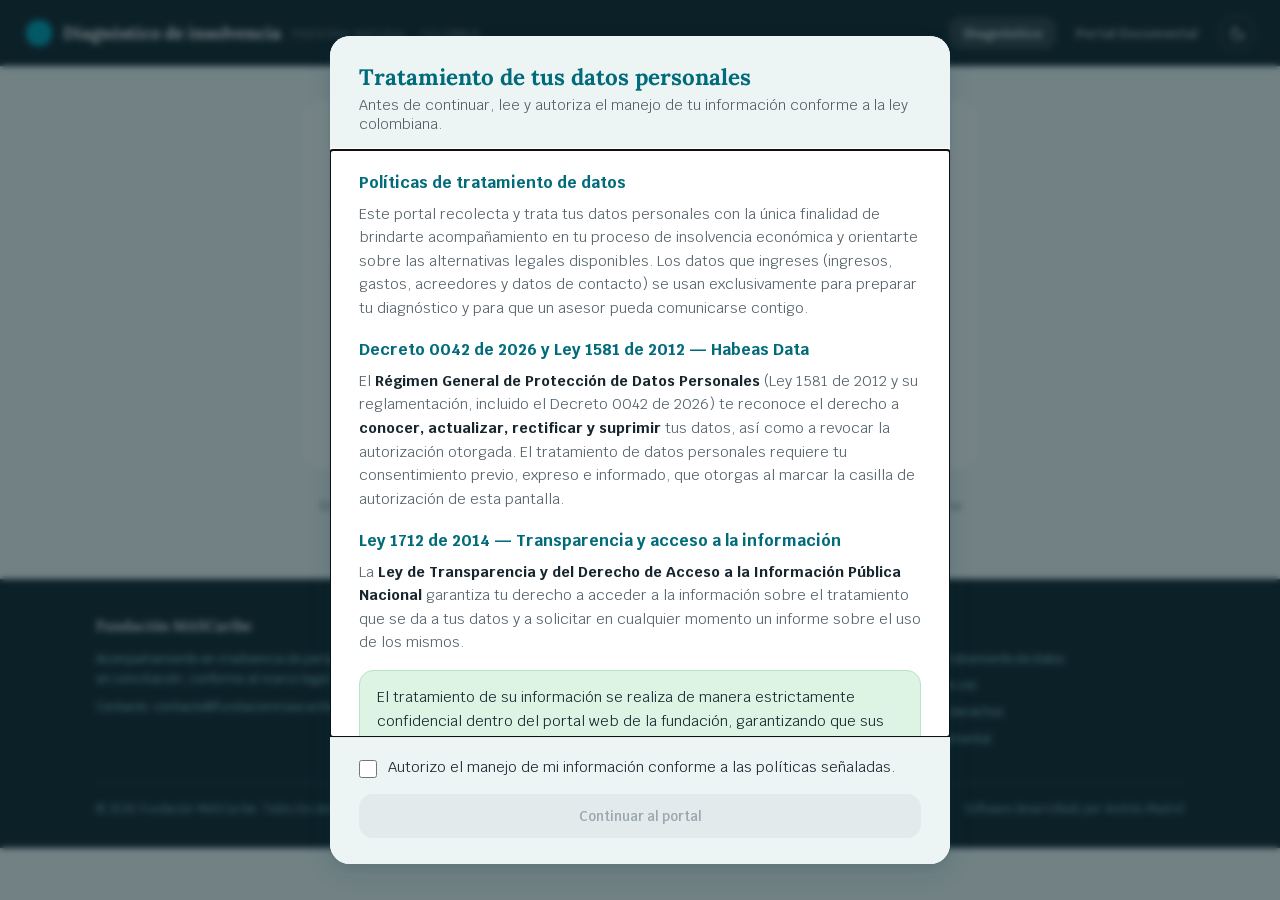
<file: index.html>
<!DOCTYPE html>
<html lang="es">
<head>
    <meta charset="UTF-8">
    <meta name="viewport" content="width=device-width, initial-scale=1.0">
    <link rel="icon" href="data:image/svg+xml,%3Csvg xmlns='http://www.w3.org/2000/svg' viewBox='0 0 32 32'%3E%3Crect width='32' height='32' rx='7' fill='%2300A1B8'/%3E%3Cpath d='M7 10.5a1.5 1.5 0 0 1 1.5-1.5h4l2 2.5h9a1.5 1.5 0 0 1 1.5 1.5v9A1.5 1.5 0 0 1 23.5 23h-15A1.5 1.5 0 0 1 7 21.5z' fill='none' stroke='white' stroke-width='2' stroke-linejoin='round'/%3E%3Cpath d='M12 16.5h8M12 19.5h5' stroke='white' stroke-width='1.8' stroke-linecap='round'/%3E%3C/svg%3E">
    <title>Diagnóstico de insolvencia</title>
    <meta http-equiv="refresh" content="0; url=portal/diagnostico.html">
    <link rel="canonical" href="portal/diagnostico.html">
</head>
<body>
    <p>Redirigiendo… Si no ocurre, <a href="portal/diagnostico.html">entra aquí</a>.</p>
</body>
</html>
</file>
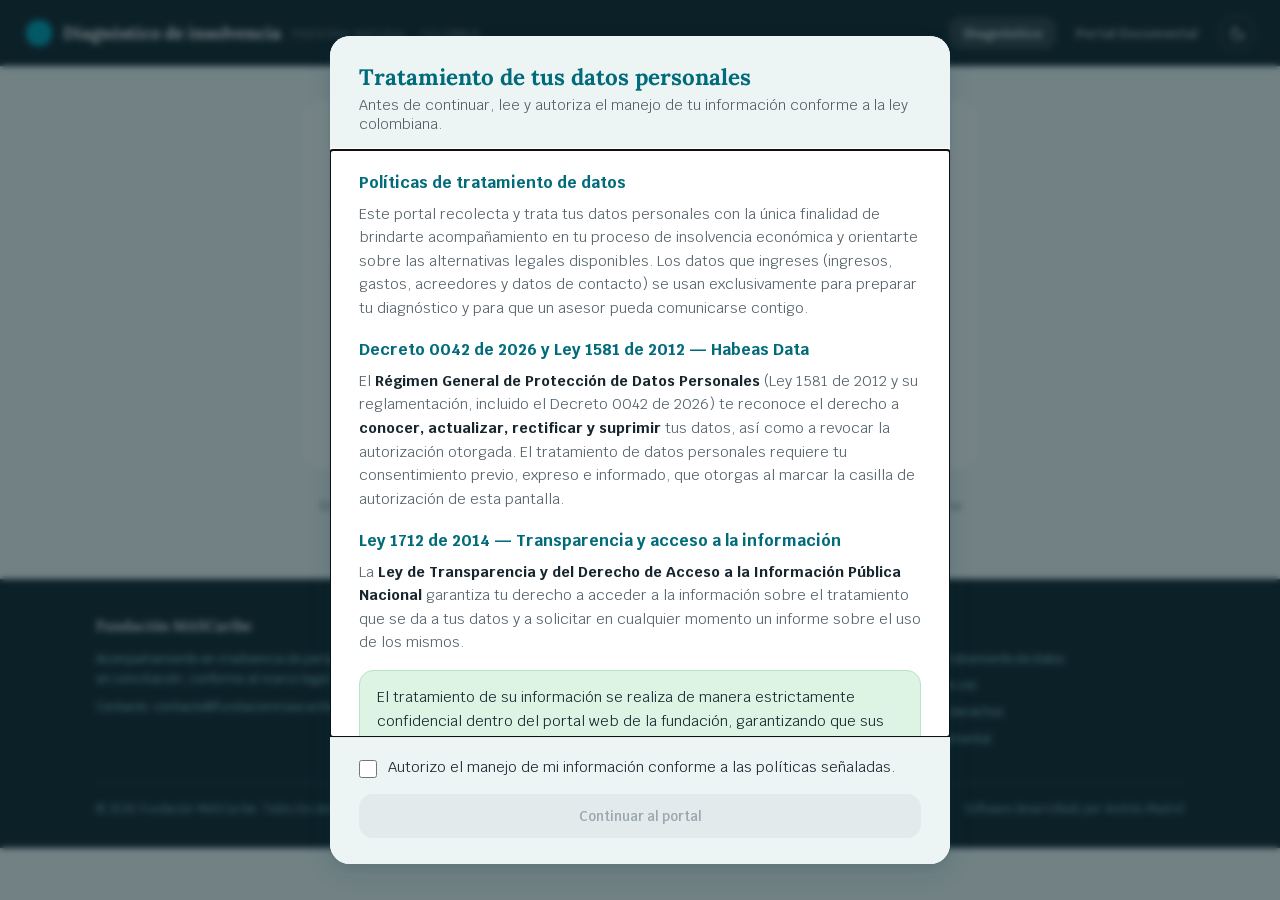
<file: portal/diagnostico.html>
<!DOCTYPE html>
<html lang="es">
<head>
<meta charset="UTF-8">
<meta name="viewport" content="width=device-width, initial-scale=1.0">
    <link rel="icon" href="data:image/svg+xml,%3Csvg xmlns='http://www.w3.org/2000/svg' viewBox='0 0 32 32'%3E%3Crect width='32' height='32' rx='7' fill='%2300A1B8'/%3E%3Cpath d='M7 10.5a1.5 1.5 0 0 1 1.5-1.5h4l2 2.5h9a1.5 1.5 0 0 1 1.5 1.5v9A1.5 1.5 0 0 1 23.5 23h-15A1.5 1.5 0 0 1 7 21.5z' fill='none' stroke='white' stroke-width='2' stroke-linejoin='round'/%3E%3Cpath d='M12 16.5h8M12 19.5h5' stroke='white' stroke-width='1.8' stroke-linecap='round'/%3E%3C/svg%3E">
<title>Diagnóstico de insolvencia</title>
<!-- Aplica el tema guardado ANTES de pintar, para que no parpadee -->
<script>(function(){try{if(localStorage.getItem("portal_tema")==="oscuro")document.documentElement.dataset.tema="oscuro";}catch(e){}})();</script>
<meta name="description" content="Calcula en pocos pasos si cumples los requisitos legales para acogerte a la Ley de Insolvencia de Persona Natural No Comerciante en Colombia.">
<link rel="preconnect" href="https://fonts.googleapis.com">
<link rel="preconnect" href="https://fonts.gstatic.com" crossorigin>
<link href="https://fonts.googleapis.com/css2?family=Krub:wght@400;500;600;700&family=Lora:wght@600;700&display=swap" rel="stylesheet">
<link rel="stylesheet" href="css/style.css">
<link rel="stylesheet" href="css/sitio.css">
</head>
<body>
  <!-- Modal de consentimiento de datos -->
  <div class="overlay" id="overlay-privacidad" role="dialog" aria-modal="true" aria-labelledby="priv-titulo" hidden>
    <div class="modal">
      <div class="modal__cab">
        <h2 id="priv-titulo">Tratamiento de tus datos personales</h2>
        <p>Antes de continuar, lee y autoriza el manejo de tu información conforme a la ley colombiana.</p>
      </div>
      <div class="modal__cuerpo" id="priv-cuerpo" tabindex="0">
        <h3>Políticas de tratamiento de datos</h3>
        <p>Este portal recolecta y trata tus datos personales con la única
           finalidad de brindarte acompañamiento en tu proceso de insolvencia económica y
           orientarte sobre las alternativas legales disponibles. Los datos que ingreses
           (ingresos, gastos, acreedores y datos de contacto) se usan exclusivamente para
           preparar tu diagnóstico y para que un asesor pueda comunicarse contigo.</p>

        <h3>Decreto 0042 de 2026 y Ley 1581 de 2012 — Habeas Data</h3>
        <p>El <strong>Régimen General de Protección de Datos Personales</strong>
           (Ley 1581 de 2012 y su reglamentación, incluido el Decreto 0042 de 2026)
           te reconoce el derecho a <strong>conocer, actualizar, rectificar y suprimir</strong>
           tus datos, así como a revocar la autorización otorgada. El tratamiento de datos
           personales requiere tu consentimiento previo, expreso e informado, que otorgas al
           marcar la casilla de autorización de esta pantalla.</p>

        <h3>Ley 1712 de 2014 — Transparencia y acceso a la información</h3>
        <p>La <strong>Ley de Transparencia y del Derecho de Acceso a la Información Pública
           Nacional</strong> garantiza tu derecho a acceder a la información sobre el tratamiento
           que se da a tus datos y a solicitar en cualquier momento un informe sobre el uso de
           los mismos.</p>

        <div class="confidencial">
          El tratamiento de su información se realiza de manera estrictamente confidencial
          dentro del portal web de la fundación, garantizando que sus datos no serán
          divulgados, compartidos ni saldrán de la institución bajo ningún escenario externo.
        </div>

        <p>Al autorizar, declaras haber leído y comprendido estas condiciones y aceptas que el
           portal trate tus datos conforme a lo aquí señalado. Puedes ejercer tus
           derechos escribiendo a los canales de contacto de la entidad.</p>
      </div>
      <div class="modal__pie">
        <label class="check" for="priv-acepto">
          <input type="checkbox" id="priv-acepto">
          <span>Autorizo el manejo de mi información conforme a las políticas señaladas.</span>
        </label>
        <button class="btn btn--primario" id="priv-continuar" disabled>Continuar al portal</button>
      </div>
    </div>
  </div>

  <!-- Calculadora paso a paso -->
  <header class="barra">
    <div class="barra__marca">
      <h1>Diagnóstico de insolvencia</h1>
      <small>Persona natural · Colombia</small>
    </div>
    <div class="barra__acciones">
      <nav aria-label="Navegación principal">
        <a href="diagnostico.html" class="activo">Diagnóstico</a>
        <a href="index.html">Portal Documental</a>
      </nav>
      <button class="tema-boton" id="btn-tema" type="button"
              aria-label="Cambiar de tema" title="Cambiar de tema"></button>
    </div>
  </header>

  <div class="tarjeta">
    <div class="progreso">
      <div class="progreso__barra"><div class="progreso__fill" id="progreso-fill"></div></div>
      <div class="progreso__txt" id="progreso-txt">Paso 1 de 4</div>
    </div>
    <div id="contenido"></div>
  </div>

  <p class="pie">Este diagnóstico es orientativo y no constituye asesoría jurídica.
     Basado en el régimen de insolvencia de persona natural no comerciante (Ley 1564 de 2012 y normas concordantes).
     <a href="index.html">Ingresar al portal</a></p>

  <footer class="pie-sitio">
    <div class="pie-sitio__caja">
      <div>
        <h4>Fundación MASCaribe</h4>
        <p>Acompañamiento en insolvencia de persona natural no comerciante
           y en conciliación, conforme al marco legal colombiano.</p>
        <p id="pie-contacto"></p>
      </div>
      <div>
        <h4>Marco legal</h4>
        <ul>
          <li>Ley 1116 de 2006</li>
          <li>Ley 1564 de 2012</li>
          <li>Ley 2445 de 2025</li>
          <li>Ley 1581 de 2012 · Habeas Data</li>
        </ul>
      </div>
      <div>
        <h4>Legal</h4>
        <ul>
          <li><a href="privacidad.html">Política de tratamiento de datos</a></li>
          <li><a href="terminos.html">Términos de uso</a></li>
          <li><a href="privacidad.html#derechos">Ejercer mis derechos</a></li>
          <li><a href="index.html">Portal Documental</a></li>
        </ul>
      </div>
    </div>
    <div class="pie-sitio__linea">
      <span>&copy; <span id="pie-anio"></span> Fundación MASCaribe. Todos los derechos reservados.</span>
      <span>Software desarrollado por
        <a href="https://andresmadrid.vercel.app" target="_blank" rel="noopener noreferrer">Andrés Madrid</a>
      </span>
    </div>
  </footer>

<script>
// Correo de la fundación al que se envía el diagnóstico
const CONTACTO = { correo: 'contacto@fundacionmascaribe.org' };
const CLAVE_CONSENT = 'mascaribe_consentimiento_v1';

// El consentimiento de datos se pide una sola vez por dispositivo
(function gestionarPrivacidad(){
    const overlay = document.getElementById('overlay-privacidad');
    if (localStorage.getItem(CLAVE_CONSENT)) return;

    overlay.hidden = false;
    document.body.style.overflow = 'hidden';

    const check = document.getElementById('priv-acepto');
    const btn   = document.getElementById('priv-continuar');
    check.addEventListener('change', () => { btn.disabled = !check.checked; });
    btn.addEventListener('click', () => {
        if (!check.checked) return;
        localStorage.setItem(CLAVE_CONSENT, JSON.stringify({ fecha: new Date().toISOString(), version: 'v1' }));
        overlay.hidden = true;
        document.body.style.overflow = '';
    });
    document.getElementById('priv-cuerpo').focus();
})();

// ---- Utilidades ----
const cont = document.getElementById('contenido');
const NUM_PASOS = 4;  // Perfil, Ingresos, Gastos, Acreedores (el resultado va aparte)

function pesos(n){
    const v = Number(n || 0);
    return v.toLocaleString('es-CO', { style:'currency', currency:'COP', maximumFractionDigits:0 });
}
function aNumero(str){ return Number(String(str).replace(/[^\d]/g, '')) || 0; }

/* Estado del formulario */
const estado = {
    perfil: null,                                  // 'natural' | 'comerciante'
    ingresos: { modo:'neto', neto:0, filas:[] },   // filas: {desc, monto}
    gastos:   { modo:'neto', neto:0, filas:[] },   // filas: {desc, monto}
    acreedores:{ modo:'detalle', neto:0, filas:[] },// filas: {nombre, concepto, monto, mora}
    lead: { nombre:'', correo:'', telefono:'' }
};

let paso = 0;   // 0..3 pasos de entrada; 4 = resultado

// ---- Progreso ----
function pintarProgreso(){
    const idx = Math.min(paso, NUM_PASOS);
    document.getElementById('progreso-fill').style.width = Math.round((idx / NUM_PASOS) * 100) + '%';
    document.getElementById('progreso-txt').textContent =
        paso < NUM_PASOS ? ('Paso ' + (paso + 1) + ' de ' + NUM_PASOS) : 'Resultado';
}

// ---- Totales ----
function totalIngresos(){
    return estado.ingresos.modo === 'neto'
        ? estado.ingresos.neto
        : estado.ingresos.filas.reduce((s, f) => s + f.monto, 0);
}
function totalGastos(){
    return estado.gastos.modo === 'neto'
        ? estado.gastos.neto
        : estado.gastos.filas.reduce((s, f) => s + f.monto, 0);
}
function totalDeudas(){
    return estado.acreedores.modo === 'neto'
        ? estado.acreedores.neto
        : estado.acreedores.filas.reduce((s, f) => s + f.monto, 0);
}

// ---- Navegación ----
function irA(p){ paso = p; render(); document.querySelector('.tarjeta').scrollIntoView({ behavior:'smooth', block:'start' }); }

function render(){
    pintarProgreso();
    if (paso === 0) pintarPerfil();
    else if (paso === 1) pintarIngresos();
    else if (paso === 2) pintarGastos();
    else if (paso === 3) pintarAcreedores();
    else pintarResultado();
}

/* Botones de navegación estándar (atrás / siguiente) */
function navHTML(mostrarSiguiente){
    return '<p class="aviso" id="aviso-paso" hidden>Completa todos los campos para continuar.</p>' +
        '<div class="navegacion">' +
        '<button class="btn btn--fantasma" id="btn-atras"' + (paso === 0 ? ' hidden' : '') + '>&larr; Atrás</button>' +
        (mostrarSiguiente
            ? '<button class="btn btn--primario" id="btn-sig">' + (paso === 3 ? 'Ver diagnóstico' : 'Siguiente') + ' &rarr;</button>'
            : '<span></span>') +
        '</div>';
}
function engancharNav(){
    const atras = document.getElementById('btn-atras');
    if (atras) atras.addEventListener('click', () => irA(paso - 1));
    const sig = document.getElementById('btn-sig');
    if (sig) sig.addEventListener('click', () => {
        if (pasoValido()){ irA(paso + 1); return; }
        const aviso = document.getElementById('aviso-paso');
        if (aviso) aviso.hidden = false;
        const primerError = cont.querySelector('.error');
        if (primerError) primerError.focus();
    });
}

/* Todos los campos del paso son obligatorios */
function marcarError(el, mal){ if (el) el.classList.toggle('error', !!mal); return !mal; }

function pasoValido(){
    if (paso === 0) return !!estado.perfil;
    if (paso === 1) return validarMonto('ingresos');
    if (paso === 2) return validarMonto('gastos');
    if (paso === 3) return validarAcreedores();
    return true;
}

function validarMonto(clave){
    const d = estado[clave];
    let ok = true;
    if (d.modo === 'neto'){
        ok = marcarError(document.getElementById('neto-' + clave), d.neto <= 0);
    } else {
        cont.querySelectorAll('#filas-' + clave + ' .fila').forEach((row, i) => {
            const f = d.filas[i]; if (!f) return;
            if (!marcarError(row.querySelector('.desc'), !f.desc.trim())) ok = false;
            if (!marcarError(row.querySelector('.monto'), f.monto <= 0)) ok = false;
        });
    }
    return ok;
}

function validarAcreedores(){
    const d = estado.acreedores;
    let ok = true;
    if (d.modo === 'neto'){
        ok = marcarError(document.getElementById('neto-acreedores'), d.neto <= 0);
    } else {
        cont.querySelectorAll('#filas-ac .fila').forEach((row, i) => {
            const f = d.filas[i]; if (!f) return;
            const ins = row.querySelectorAll('input'); // [nombre, concepto, monto, mora]
            if (!marcarError(ins[0], !f.nombre.trim())) ok = false;
            if (!marcarError(ins[2], f.monto <= 0)) ok = false;
            if (!marcarError(ins[3], ins[3].value.trim() === '')) ok = false; // mora obligatoria (0 válido)
        });
    }
    return ok;
}

/* Toggle Valor neto / Detallado */
function toggleHTML(modo){
    return '<div class="toggle" role="tablist">' +
        '<button data-modo="neto" class="' + (modo === 'neto' ? 'activo' : '') + '">Valor neto</button>' +
        '<button data-modo="detalle" class="' + (modo === 'detalle' ? 'activo' : '') + '">Detallado</button>' +
        '</div>';
}

// ---- PASO 0: Perfil ----
function pintarPerfil(){
    cont.innerHTML =
        '<div class="paso">' +
            '<span class="paso__num">Paso 1 de ' + NUM_PASOS + '</span>' +
            '<h2 class="paso__preg">¿Qué tipo de solicitante eres?</h2>' +
            '<p class="paso__ayuda">Esto nos ayuda a orientar tu diagnóstico según el régimen que te corresponde.</p>' +
            '<div class="opciones">' +
                '<button class="opcion' + (estado.perfil === 'natural' ? ' activa' : '') + '" data-perfil="natural">' +
                    'Persona Natural No Comerciante<small>Tienes deudas a título personal y no estás registrado como comerciante.</small></button>' +
                '<button class="opcion' + (estado.perfil === 'comerciante' ? ' activa' : '') + '" data-perfil="comerciante">' +
                    'Pequeño Comerciante<small>Ejerces una actividad comercial de pequeña escala.</small></button>' +
            '</div>' +
            navHTML(false) +
        '</div>';
    cont.querySelectorAll('.opcion').forEach(b => b.addEventListener('click', () => {
        estado.perfil = b.dataset.perfil;
        irA(1);
    }));
    engancharNav();
}

// ---- PASO 1: Ingresos ----
function pintarIngresos(){
    const d = estado.ingresos;
    cont.innerHTML =
        '<div class="paso">' +
            '<span class="paso__num">Paso 2 de ' + NUM_PASOS + '</span>' +
            '<h2 class="paso__preg">Tus ingresos mensuales</h2>' +
            '<p class="paso__ayuda">Para poder ayudarte en tu proceso bajo la ley de insolvencia, es necesario que nos indiques tus ingresos actuales. La ley de insolvencia no quiere que dejes de atender los gastos familiares para pagar deudas; por eso es importante conocer tus ingresos y los gastos necesarios para tu subsistencia y la de las personas a tu cargo. Ese es el fundamento de cualquier propuesta de pago.</p>' +
            toggleHTML(d.modo) +
            '<div id="cuerpo-ingresos"></div>' +
            '<div class="total"><span>Total ingresos</span><strong id="tot-ingresos">' + pesos(totalIngresos()) + '</strong></div>' +
            navHTML(true) +
        '</div>';
    engancharToggle('ingresos', pintarIngresos);
    cuerpoMonto('ingresos', document.getElementById('cuerpo-ingresos'), '+ Añadir ingreso', 'Ej.: salario, arriendo, negocio…', actualizarTotalesIngresos);
    engancharNav();
}
function actualizarTotalesIngresos(){ document.getElementById('tot-ingresos').textContent = pesos(totalIngresos()); }

// ---- PASO 2: Gastos ----
function pintarGastos(){
    const d = estado.gastos;
    cont.innerHTML =
        '<div class="paso">' +
            '<span class="paso__num">Paso 3 de ' + NUM_PASOS + '</span>' +
            '<h2 class="paso__preg">Tus gastos mensuales</h2>' +
            '<p class="paso__ayuda">Gastos necesarios para la subsistencia del deudor y las personas a su cargo.</p>' +
            toggleHTML(d.modo) +
            '<div id="cuerpo-gastos"></div>' +
            '<div class="total"><span>Total gastos</span><strong id="tot-gastos">' + pesos(totalGastos()) + '</strong></div>' +
            '<div class="total balance" id="barra-balance"><span>Balance (ingresos − gastos)</span><strong class="val" id="tot-balance">' + pesos(0) + '</strong></div>' +
            navHTML(true) +
        '</div>';
    engancharToggle('gastos', pintarGastos);
    cuerpoMonto('gastos', document.getElementById('cuerpo-gastos'), '+ Añadir gasto', 'Ej.: arriendo, servicios, alimentación…', actualizarBalance);
    actualizarBalance();
    engancharNav();
}
function actualizarBalance(){
    document.getElementById('tot-gastos').textContent = pesos(totalGastos());
    const bal = totalIngresos() - totalGastos();
    document.getElementById('tot-balance').textContent = pesos(bal);
    document.getElementById('barra-balance').classList.toggle('neg', bal < 0);
}

/* Cuerpo genérico para ingresos/gastos (descripción + monto) */
function cuerpoMonto(clave, host, textoAdd, placeholderDesc, onCambio){
    const d = estado[clave];
    if (d.modo === 'neto'){
        host.innerHTML =
            '<div class="campo-neto"><label>Total mensual (COP)</label>' +
            '<input type="text" inputmode="numeric" id="neto-' + clave + '" placeholder="0" value="' + (d.neto ? d.neto.toLocaleString('es-CO') : '') + '"></div>';
        const inp = document.getElementById('neto-' + clave);
        inp.addEventListener('input', () => {
            d.neto = aNumero(inp.value);
            inp.value = d.neto ? d.neto.toLocaleString('es-CO') : '';
            limpiar(inp);
            onCambio();
        });
        return;
    }
    // Modo detallado
    if (d.filas.length === 0) d.filas.push({ desc:'', monto:0 });
    host.innerHTML = '<div class="filas" id="filas-' + clave + '"></div><button class="btn-add" id="add-' + clave + '">' + textoAdd + '</button>';
    const cajaFilas = document.getElementById('filas-' + clave);

    function dibujar(){
        cajaFilas.innerHTML = '';
        d.filas.forEach((f, i) => {
            const row = document.createElement('div');
            row.className = 'fila';
            row.innerHTML =
                '<input class="desc" type="text" placeholder="' + placeholderDesc + '" value="' + esc(f.desc) + '">' +
                '<input class="monto" type="text" inputmode="numeric" placeholder="0" value="' + (f.monto ? f.monto.toLocaleString('es-CO') : '') + '">' +
                '<button class="quitar" title="Eliminar" aria-label="Eliminar fila">×</button>';
            row.querySelector('.desc').addEventListener('input', e => { f.desc = e.target.value; limpiar(e.target); });
            const m = row.querySelector('.monto');
            m.addEventListener('input', () => { f.monto = aNumero(m.value); m.value = f.monto ? f.monto.toLocaleString('es-CO') : ''; limpiar(m); onCambio(); });
            row.querySelector('.quitar').addEventListener('click', () => {
                d.filas.splice(i, 1);
                if (d.filas.length === 0) d.filas.push({ desc:'', monto:0 });
                dibujar(); onCambio();
            });
            cajaFilas.appendChild(row);
        });
    }
    dibujar();
    document.getElementById('add-' + clave).addEventListener('click', () => { d.filas.push({ desc:'', monto:0 }); dibujar(); onCambio(); });
}

// ---- PASO 3: Acreedores ----
function pintarAcreedores(){
    const d = estado.acreedores;
    cont.innerHTML =
        '<div class="paso">' +
            '<span class="paso__num">Paso 4 de ' + NUM_PASOS + '</span>' +
            '<h2 class="paso__preg">Tus acreedores y deudas</h2>' +
            '<p class="paso__ayuda">Agrega a quién le debes y el valor aproximado de la deuda. Ten en cuenta que solamente debes anotar el capital de la deuda, y debes incluir entidades financieras y créditos particulares. Para un diagnóstico preciso usa el modo <strong>Detallado</strong>.</p>' +
            toggleHTML(d.modo) +
            '<div id="cuerpo-acreedores"></div>' +
            '<div class="total"><span>Total deudas (acreedores)</span><strong id="tot-deudas">' + pesos(totalDeudas()) + '</strong></div>' +
            navHTML(true) +
        '</div>';
    engancharToggle('acreedores', pintarAcreedores);
    cuerpoAcreedores(document.getElementById('cuerpo-acreedores'));
    engancharNav();
}
function actualizarTotalDeudas(){ document.getElementById('tot-deudas').textContent = pesos(totalDeudas()); }

function cuerpoAcreedores(host){
    const d = estado.acreedores;
    if (d.modo === 'neto'){
        host.innerHTML =
            '<div class="campo-neto"><label>Total de todas tus deudas (COP)</label>' +
            '<input type="text" inputmode="numeric" id="neto-acreedores" placeholder="0" value="' + (d.neto ? d.neto.toLocaleString('es-CO') : '') + '"></div>';
        const inp = document.getElementById('neto-acreedores');
        inp.addEventListener('input', () => {
            d.neto = aNumero(inp.value);
            inp.value = d.neto ? d.neto.toLocaleString('es-CO') : '';
            limpiar(inp);
            actualizarTotalDeudas();
        });
        return;
    }
    if (d.filas.length === 0) d.filas.push({ nombre:'', concepto:'', monto:0, mora:0 });
    host.innerHTML = '<div class="filas" id="filas-ac"></div><button class="btn-add" id="add-ac">+ Añadir acreedor</button>';
    const caja = document.getElementById('filas-ac');

    function dibujar(){
        caja.innerHTML = '';
        d.filas.forEach((f, i) => {
            const row = document.createElement('div');
            row.className = 'fila';
            row.innerHTML =
                '<input class="desc" type="text" placeholder="Ej.: Banco X, Tienda Y, Persona…" value="' + esc(f.nombre) + '">' +
                '<input class="desc" type="text" placeholder="Concepto (opcional)" value="' + esc(f.concepto) + '">' +
                '<input class="monto" type="text" inputmode="numeric" placeholder="Monto" value="' + (f.monto ? f.monto.toLocaleString('es-CO') : '') + '">' +
                '<input class="mora" type="number" min="0" placeholder="Días mora" value="' + (f.mora || '') + '">' +
                '<button class="quitar" title="Eliminar" aria-label="Eliminar fila">×</button>';
            const ins = row.querySelectorAll('input');
            ins[0].addEventListener('input', e => { f.nombre = e.target.value; limpiar(ins[0]); });
            ins[1].addEventListener('input', e => { f.concepto = e.target.value; });
            ins[2].addEventListener('input', () => { f.monto = aNumero(ins[2].value); ins[2].value = f.monto ? f.monto.toLocaleString('es-CO') : ''; limpiar(ins[2]); actualizarTotalDeudas(); });
            ins[3].addEventListener('input', e => { f.mora = Number(e.target.value) || 0; limpiar(ins[3]); });
            row.querySelector('.quitar').addEventListener('click', () => {
                d.filas.splice(i, 1);
                if (d.filas.length === 0) d.filas.push({ nombre:'', concepto:'', monto:0, mora:0 });
                dibujar(); actualizarTotalDeudas();
            });
            caja.appendChild(row);
        });
    }
    dibujar();
    document.getElementById('add-ac').addEventListener('click', () => { d.filas.push({ nombre:'', concepto:'', monto:0, mora:0 }); dibujar(); actualizarTotalDeudas(); });
}

/* Toggle común */
function engancharToggle(clave, repintar){
    cont.querySelectorAll('.toggle button').forEach(b => b.addEventListener('click', () => {
        estado[clave].modo = b.dataset.modo;
        repintar();
    }));
}

/* Escapa texto para inyectarlo en atributos value */
function esc(s){ return String(s || '').replace(/"/g, '&quot;').replace(/</g, '&lt;'); }

/* Limpia el estado de error de un campo al editarlo */
function limpiar(el){ el.classList.remove('error'); const a = document.getElementById('aviso-paso'); if (a) a.hidden = true; }

// ---- PASO 4: Evaluación legal ----
function evaluar(){
    const total = totalDeudas();
    // La fórmula legal requiere el detalle de acreedores (mora por obligación).
    const detalle = estado.acreedores.modo === 'detalle';
    const filas = estado.acreedores.filas.filter(f => f.nombre.trim() && f.monto > 0);

    const acreedoresDistintos = new Set(filas.map(f => f.nombre.trim().toLowerCase())).size;
    const enMora = filas.filter(f => f.mora >= 90);
    const montoEnMora = enMora.reduce((s, f) => s + f.monto, 0);
    const pctMora = total > 0 ? (montoEnMora / total) * 100 : 0;

    const obligacionesMora = filas.filter(f => f.mora > 0).length;
    const c1 = detalle && acreedoresDistintos >= 2;   // >= 2 acreedores distintos
    const c2 = detalle && obligacionesMora >= 2;      // >= 2 obligaciones en mora
    const c3 = detalle && enMora.length >= 2;         // esas obligaciones con 90 días o más de mora
    const c4 = detalle && pctMora > 30;               // la mora de 90+ días supera el 30% del pasivo

    return {
        detalle, apto: c1 && c2 && c3 && c4,
        acreedoresDistintos, enMora: enMora.length, obligacionesMora,
        pctMora, total, montoEnMora,
        criterios: [
            { ok:c1, txt:'Dos o más acreedores distintos (tienes ' + acreedoresDistintos + ')' },
            { ok:c2, txt:'Dos o más obligaciones en mora (tienes ' + obligacionesMora + ')' },
            { ok:c3, txt:'Esas obligaciones con 90 días o más de mora (tienes ' + enMora.length + ')' },
            { ok:c4, txt:'La mora de 90+ días supera el 30% del total (va en ' + pctMora.toFixed(1) + '%)' }
        ]
    };
}

const CHECK = '<svg class="ic ok" width="18" height="18" viewBox="0 0 24 24" fill="none" stroke="currentColor" stroke-width="2.6" stroke-linecap="round" stroke-linejoin="round"><path d="M20 6 9 17l-5-5"/></svg>';
const CRUZ  = '<svg class="ic no" width="18" height="18" viewBox="0 0 24 24" fill="none" stroke="currentColor" stroke-width="2.6" stroke-linecap="round" stroke-linejoin="round"><path d="M18 6 6 18M6 6l12 12"/></svg>';

function pintarResultado(){
    pintarProgreso();
    const ev = evaluar();
    const icoOk = '<svg viewBox="0 0 24 24" fill="none" stroke="#157039" stroke-width="2.5" stroke-linecap="round" stroke-linejoin="round"><path d="M20 6 9 17l-5-5"/></svg>';
    const icoInfo = '<svg viewBox="0 0 24 24" fill="none" stroke="#8A4B08" stroke-width="2.5" stroke-linecap="round" stroke-linejoin="round"><circle cx="12" cy="12" r="10"/><path d="M12 16v-4M12 8h.01"/></svg>';

    let avisoDetalle = '';
    if (!ev.detalle){
        avisoDetalle = '<p style="color:var(--ambar)">Para un diagnóstico preciso necesitamos el <strong>detalle de tus acreedores</strong> (monto y días de mora de cada uno). Vuelve al paso de acreedores y usa el modo «Detallado».</p>';
    }

    const criteriosHTML = ev.detalle
        ? '<ul class="criterios">' + ev.criterios.map(c => '<li>' + (c.ok ? CHECK : CRUZ) + '<span>' + c.txt + '</span></li>').join('') + '</ul>'
        : '';

    const clase = ev.apto ? 'resultado--exito' : 'resultado--info';
    const ico   = ev.apto ? icoOk : icoInfo;
    const titulo = ev.apto ? 'Cumples los requisitos' : (ev.detalle ? 'Aún no cumples todos los requisitos' : 'Necesitamos más detalle');
    const mensaje = ev.apto
        ? 'Cumples con los requisitos legales para acogerte a la <strong>Ley de Insolvencia de Persona Natural No Comerciante</strong>. Déjanos tus datos y un asesor iniciará tu trámite.'
        : 'En este momento no cumples con el total de los requisitos de ley para insolvencia. Sin embargo, podemos asesorarte en otros procesos legales alternativos (como negociaciones directas o conciliaciones) para proteger tu patrimonio.';

    cont.innerHTML =
        '<div class="resultado ' + clase + '">' +
            '<div class="resultado__ico">' + ico + '</div>' +
            '<h2>' + titulo + '</h2>' +
            '<p>' + mensaje + '</p>' +
            avisoDetalle +
            criteriosHTML +
            leadHTML() +
            '<div class="resultado__acciones">' +
                '<div class="acciones-cta">' +
                    '<button class="btn btn--primario" id="btn-correo">Enviar por Gmail</button>' +
                    '<button class="btn btn--fantasma" id="btn-copiar">Copiar resumen</button>' +
                '</div>' +
                '<button class="enlace-sec" id="btn-reiniciar">Volver a empezar</button>' +
            '</div>' +
        '</div>';

    engancharResultado(ev);
}

function leadHTML(){
    const l = estado.lead;
    return '<div class="lead">' +
        '<h3>Deja tus datos para continuar</h3>' +
        '<p class="sub">Un asesor de la fundación te contactará para procesar tu ayuda.</p>' +
        '<div class="campo"><label for="l-nombre">Nombre completo *</label><input id="l-nombre" type="text" maxlength="90" value="' + esc(l.nombre) + '"></div>' +
        '<div class="campo"><label for="l-correo">Correo electrónico *</label><input id="l-correo" type="email" maxlength="120" value="' + esc(l.correo) + '"></div>' +
        '<div class="campo"><label for="l-tel">Teléfono / WhatsApp *</label><input id="l-tel" type="tel" maxlength="20" placeholder="Ej.: 300 123 4567" value="' + esc(l.telefono) + '"></div>' +
        '</div>';
}

function engancharResultado(ev){
    const nom = document.getElementById('l-nombre');
    const cor = document.getElementById('l-correo');
    const tel = document.getElementById('l-tel');
    [nom, cor, tel].forEach(i => i.addEventListener('input', () => i.classList.remove('error')));

    function leadValido(){
        estado.lead = { nombre:nom.value.trim(), correo:cor.value.trim(), telefono:tel.value.trim() };
        let ok = true;
        if (!estado.lead.nombre){ nom.classList.add('error'); ok = false; }
        if (!/^[^@\s]+@[^@\s]+\.[^@\s]+$/.test(estado.lead.correo)){ cor.classList.add('error'); ok = false; }
        if (!estado.lead.telefono){ tel.classList.add('error'); ok = false; }
        if (!ok){ (nom.classList.contains('error') ? nom : cor.classList.contains('error') ? cor : tel).focus(); }
        return ok;
    }

    // Compose web de Gmail: no depende de que el PC tenga un cliente de correo
    document.getElementById('btn-correo').addEventListener('click', () => {
        if (!leadValido()) return;
        const asunto = 'Solicitud de Asesoría de Insolvencia - ' + estado.lead.nombre;
        const url = 'https://mail.google.com/mail/?view=cm&fs=1' +
            '&to=' + encodeURIComponent(CONTACTO.correo) +
            '&su=' + encodeURIComponent(asunto) +
            '&body=' + encodeURIComponent(plantilla(ev));
        window.open(url, '_blank', 'noopener');
    });

    // Respaldo para quien no use Gmail: copia destinatario + resumen al portapapeles
    document.getElementById('btn-copiar').addEventListener('click', async () => {
        if (!leadValido()) return;
        const texto = 'Para: ' + CONTACTO.correo +
            '\nAsunto: Solicitud de Asesoría de Insolvencia - ' + estado.lead.nombre +
            '\n\n' + plantilla(ev);
        try { await navigator.clipboard.writeText(texto); } catch (e) { /* sin permiso de portapapeles */ }
        const b = document.getElementById('btn-copiar');
        b.textContent = '¡Copiado!';
        setTimeout(() => { b.textContent = 'Copiar resumen'; }, 1800);
    });
    document.getElementById('btn-reiniciar').addEventListener('click', () => {
        estado.perfil = null;
        estado.ingresos = { modo:'neto', neto:0, filas:[] };
        estado.gastos   = { modo:'neto', neto:0, filas:[] };
        estado.acreedores = { modo:'detalle', neto:0, filas:[] };
        estado.lead = { nombre:'', correo:'', telefono:'' };
        irA(0);
    });
}

/* Plantilla compartida para correo y WhatsApp (saltos de línea con \n; encodeURIComponent los codifica) */
function plantilla(ev){
    const l = estado.lead;
    const bal = totalIngresos() - totalGastos();
    const L = [];
    L.push('SOLICITUD DE ASESORÍA DE INSOLVENCIA');
    L.push('');
    L.push('Nombre: ' + l.nombre);
    L.push('Correo: ' + l.correo);
    L.push('Teléfono/WhatsApp: ' + l.telefono);
    L.push('Perfil: ' + (estado.perfil === 'comerciante' ? 'Pequeño Comerciante' : 'Persona Natural No Comerciante'));
    L.push('');
    L.push('RESUMEN ECONÓMICO');
    L.push('Total ingresos: ' + pesos(totalIngresos()));
    L.push('Total gastos: ' + pesos(totalGastos()));
    L.push('Balance: ' + pesos(bal));
    L.push('Total deudas: ' + pesos(totalDeudas()));
    L.push('');
    if (estado.acreedores.modo === 'detalle'){
        const filas = estado.acreedores.filas.filter(f => f.nombre.trim() && f.monto > 0);
        if (filas.length){
            L.push('ACREEDORES');
            filas.forEach(f => L.push('- ' + f.nombre + (f.concepto ? ' (' + f.concepto + ')' : '') + ': ' + pesos(f.monto) + ' · ' + (f.mora || 0) + ' días de mora'));
            L.push('');
        }
    }
    L.push('DIAGNÓSTICO: ' + (ev.apto ? 'APTO para la Ley de Insolvencia' : 'NO APTO (requiere asesoría en alternativas)'));
    L.push('');
    L.push('Quiero agendar una cita para recibir orientación. ¡Gracias!');
    return L.join('\n');
}

// ---- Pie de pagina ----
document.getElementById('pie-anio').textContent = new Date().getFullYear();
document.getElementById('pie-contacto').innerHTML =
    'Contacto: <a href="mailto:' + CONTACTO.correo + '">' + CONTACTO.correo + '</a>';

// ---- Interruptor de tema (mismo almacen que el portal: 'portal_tema') ----
(function temaSitio(){
    const SOL = '<svg viewBox="0 0 24 24" fill="none" stroke="currentColor" stroke-width="2" stroke-linecap="round"><circle cx="12" cy="12" r="4"/><path d="M12 2v2M12 20v2M4.9 4.9l1.4 1.4M17.7 17.7l1.4 1.4M2 12h2M20 12h2M4.9 19.1l1.4-1.4M17.7 6.3l1.4-1.4"/></svg>';
    const LUNA = '<svg viewBox="0 0 24 24" fill="none" stroke="currentColor" stroke-width="2" stroke-linecap="round" stroke-linejoin="round"><path d="M21 12.8A9 9 0 1 1 11.2 3a7 7 0 0 0 9.8 9.8z"/></svg>';
    const boton = document.getElementById('btn-tema');
    const pintar = () => {
        const oscuro = document.documentElement.dataset.tema === 'oscuro';
        boton.innerHTML = oscuro ? SOL : LUNA;
        boton.title = oscuro ? 'Cambiar a tema claro' : 'Cambiar a tema oscuro';
        boton.setAttribute('aria-label', boton.title);
    };
    boton.addEventListener('click', () => {
        const oscuro = document.documentElement.dataset.tema === 'oscuro';
        if (oscuro) delete document.documentElement.dataset.tema;
        else document.documentElement.dataset.tema = 'oscuro';
        try { localStorage.setItem('portal_tema', oscuro ? 'claro' : 'oscuro'); } catch (e) {}
        pintar();
    });
    pintar();
})();

// ---- Arranque ----
render();
</script>
</body>
</html>
</file>
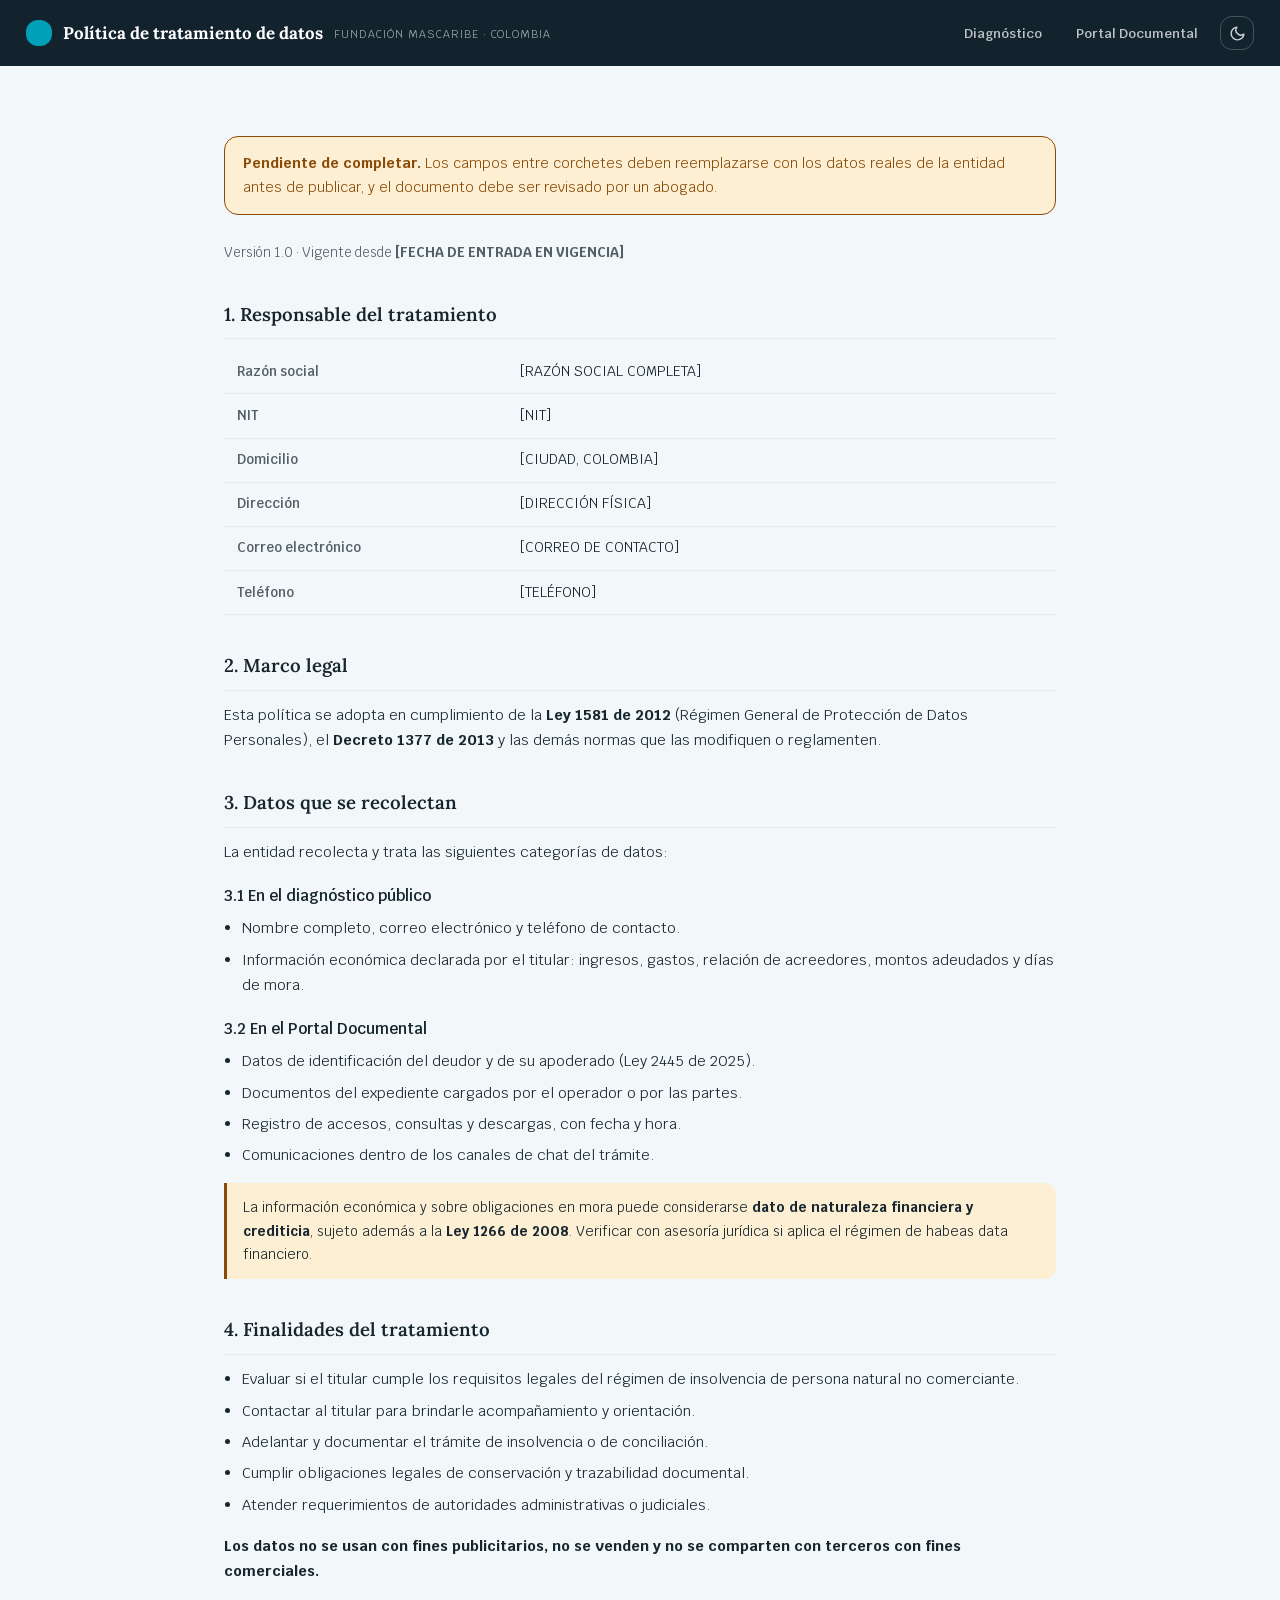
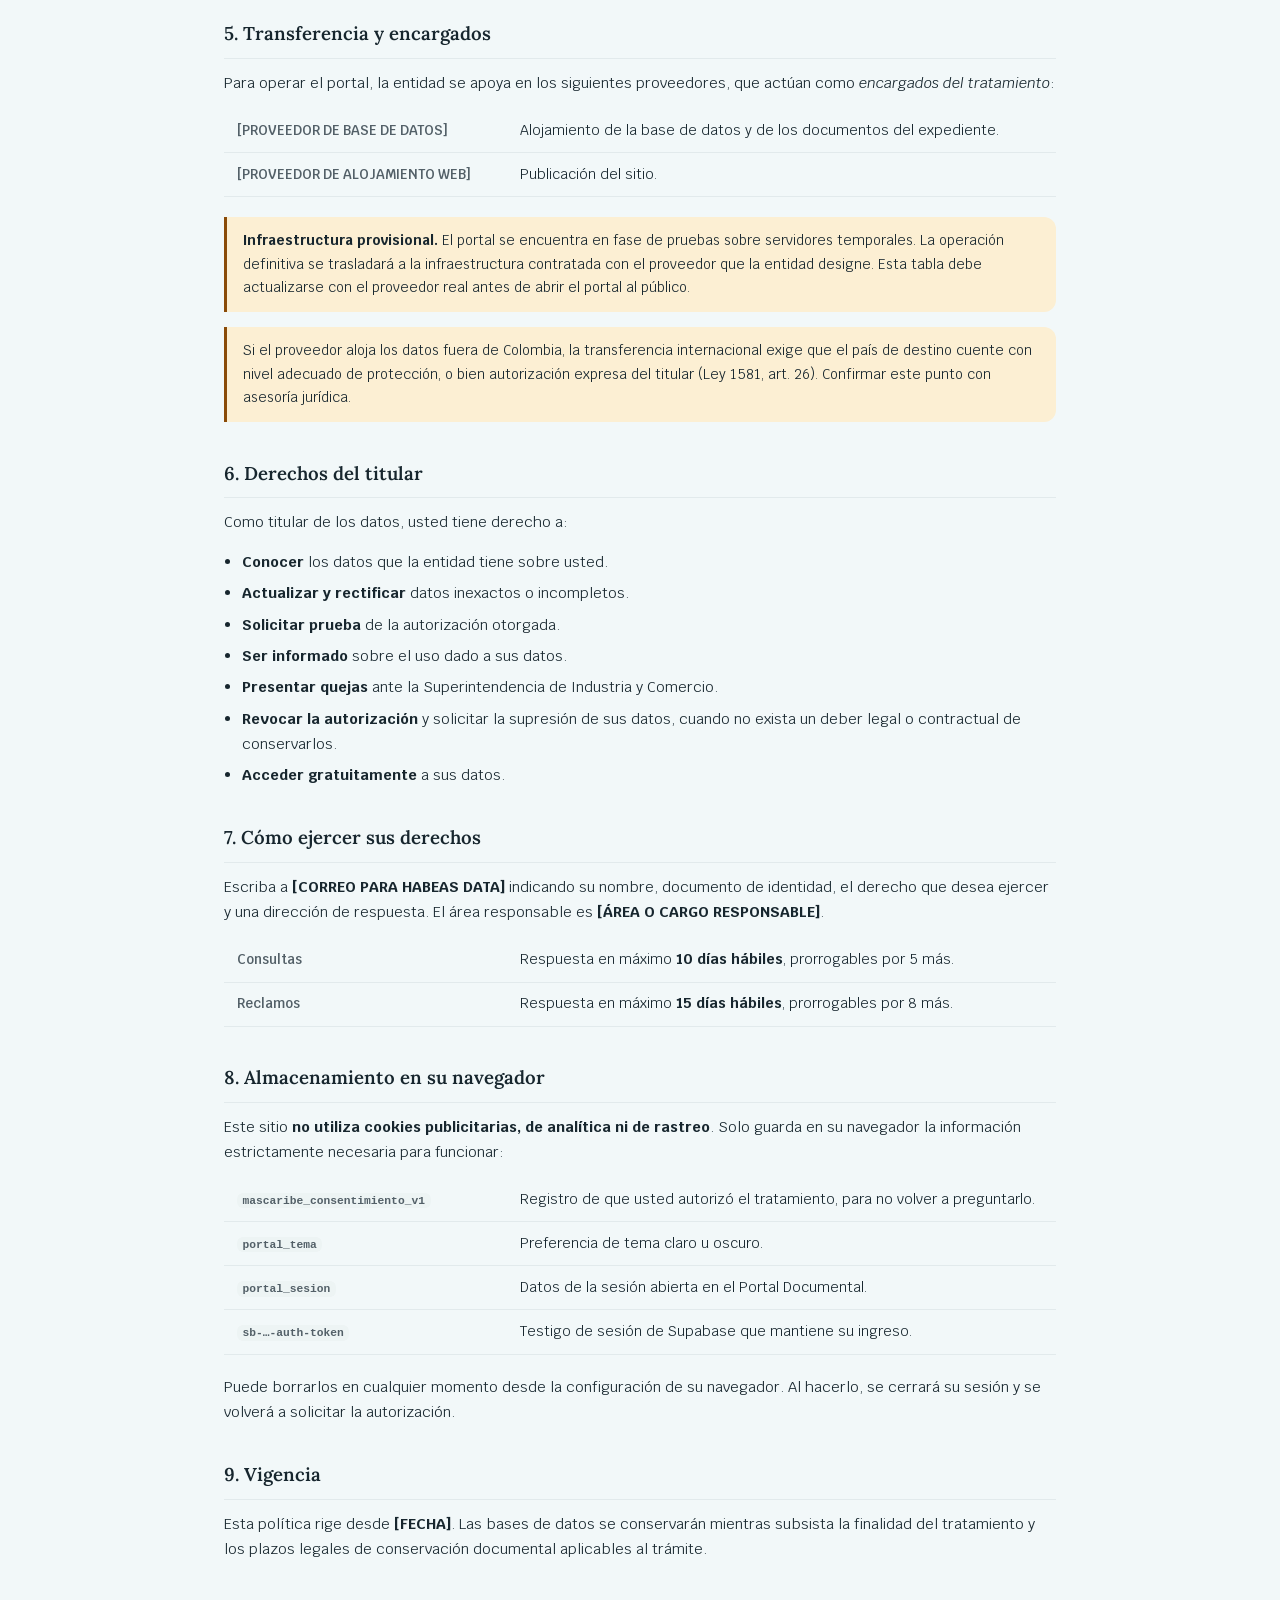
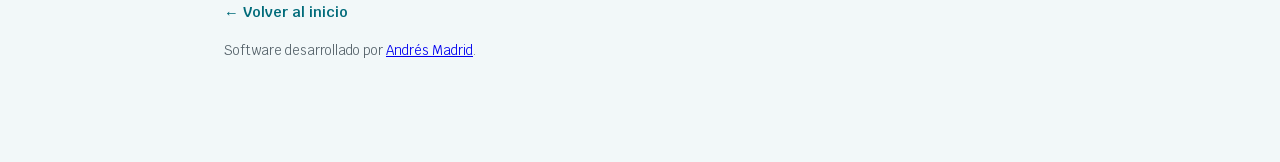
<file: portal/privacidad.html>
<!DOCTYPE html>
<html lang="es">
<head>
<meta charset="UTF-8">
<meta name="viewport" content="width=device-width, initial-scale=1.0">
    <link rel="icon" href="data:image/svg+xml,%3Csvg xmlns='http://www.w3.org/2000/svg' viewBox='0 0 32 32'%3E%3Crect width='32' height='32' rx='7' fill='%2300A1B8'/%3E%3Cpath d='M7 10.5a1.5 1.5 0 0 1 1.5-1.5h4l2 2.5h9a1.5 1.5 0 0 1 1.5 1.5v9A1.5 1.5 0 0 1 23.5 23h-15A1.5 1.5 0 0 1 7 21.5z' fill='none' stroke='white' stroke-width='2' stroke-linejoin='round'/%3E%3Cpath d='M12 16.5h8M12 19.5h5' stroke='white' stroke-width='1.8' stroke-linecap='round'/%3E%3C/svg%3E">
<title>Política de tratamiento de datos | Fundación MASCaribe</title>
<script>(function(){try{if(localStorage.getItem("portal_tema")==="oscuro")document.documentElement.dataset.tema="oscuro";}catch(e){}})();</script>
<meta name="description" content="Política de tratamiento de datos personales de la Fundación MASCaribe, conforme a la Ley 1581 de 2012 y el Decreto 1377 de 2013.">
<link rel="preconnect" href="https://fonts.googleapis.com">
<link rel="preconnect" href="https://fonts.gstatic.com" crossorigin>
<link href="https://fonts.googleapis.com/css2?family=Krub:wght@400;500;600;700&family=Lora:wght@600;700&display=swap" rel="stylesheet">
<link rel="stylesheet" href="css/style.css">
<link rel="stylesheet" href="css/sitio.css">
<link rel="stylesheet" href="css/legal.css">
</head>
<body>
  <header class="barra">
    <div class="barra__marca">
      <h1>Política de tratamiento de datos</h1>
      <small>Fundación MASCaribe · Colombia</small>
    </div>
    <div class="barra__acciones">
      <nav aria-label="Navegación principal">
        <a href="diagnostico.html">Diagnóstico</a>
        <a href="index.html">Portal Documental</a>
      </nav>
      <button class="tema-boton" id="btn-tema" type="button" aria-label="Cambiar de tema"></button>
    </div>
  </header>

  <article class="legal">

    <!-- ⚠️ REVISAR ANTES DE PUBLICAR: los campos entre corchetes deben
         reemplazarse con los datos reales de la fundación, y el texto
         debe ser revisado por un abogado. -->
    <div class="legal__aviso">
      <strong>Pendiente de completar.</strong> Los campos entre corchetes
      deben reemplazarse con los datos reales de la entidad antes de publicar,
      y el documento debe ser revisado por un abogado.
    </div>

    <p class="legal__fecha">Versión 1.0 · Vigente desde <strong>[FECHA DE ENTRADA EN VIGENCIA]</strong></p>

    <h2>1. Responsable del tratamiento</h2>
    <table class="legal__tabla">
      <tr><th>Razón social</th><td>[RAZÓN SOCIAL COMPLETA]</td></tr>
      <tr><th>NIT</th><td>[NIT]</td></tr>
      <tr><th>Domicilio</th><td>[CIUDAD, COLOMBIA]</td></tr>
      <tr><th>Dirección</th><td>[DIRECCIÓN FÍSICA]</td></tr>
      <tr><th>Correo electrónico</th><td>[CORREO DE CONTACTO]</td></tr>
      <tr><th>Teléfono</th><td>[TELÉFONO]</td></tr>
    </table>

    <h2>2. Marco legal</h2>
    <p>Esta política se adopta en cumplimiento de la <strong>Ley 1581 de 2012</strong>
       (Régimen General de Protección de Datos Personales), el <strong>Decreto 1377
       de 2013</strong> y las demás normas que las modifiquen o reglamenten.</p>

    <h2>3. Datos que se recolectan</h2>
    <p>La entidad recolecta y trata las siguientes categorías de datos:</p>
    <h3>3.1 En el diagnóstico público</h3>
    <ul>
      <li>Nombre completo, correo electrónico y teléfono de contacto.</li>
      <li>Información económica declarada por el titular: ingresos, gastos,
          relación de acreedores, montos adeudados y días de mora.</li>
    </ul>
    <h3>3.2 En el Portal Documental</h3>
    <ul>
      <li>Datos de identificación del deudor y de su apoderado (Ley 2445 de 2025).</li>
      <li>Documentos del expediente cargados por el operador o por las partes.</li>
      <li>Registro de accesos, consultas y descargas, con fecha y hora.</li>
      <li>Comunicaciones dentro de los canales de chat del trámite.</li>
    </ul>
    <p class="legal__nota">La información económica y sobre obligaciones en mora
       puede considerarse <strong>dato de naturaleza financiera y crediticia</strong>,
       sujeto además a la <strong>Ley 1266 de 2008</strong>. Verificar con asesoría
       jurídica si aplica el régimen de habeas data financiero.</p>

    <h2>4. Finalidades del tratamiento</h2>
    <ul>
      <li>Evaluar si el titular cumple los requisitos legales del régimen de
          insolvencia de persona natural no comerciante.</li>
      <li>Contactar al titular para brindarle acompañamiento y orientación.</li>
      <li>Adelantar y documentar el trámite de insolvencia o de conciliación.</li>
      <li>Cumplir obligaciones legales de conservación y trazabilidad documental.</li>
      <li>Atender requerimientos de autoridades administrativas o judiciales.</li>
    </ul>
    <p><strong>Los datos no se usan con fines publicitarios, no se venden y no se
       comparten con terceros con fines comerciales.</strong></p>

    <h2>5. Transferencia y encargados</h2>
    <p>Para operar el portal, la entidad se apoya en los siguientes proveedores,
       que actúan como <em>encargados del tratamiento</em>:</p>
    <table class="legal__tabla">
      <tr><th>[PROVEEDOR DE BASE DE DATOS]</th><td>Alojamiento de la base de datos y de los documentos del expediente.</td></tr>
      <tr><th>[PROVEEDOR DE ALOJAMIENTO WEB]</th><td>Publicación del sitio.</td></tr>
    </table>
    <p class="legal__nota"><strong>Infraestructura provisional.</strong> El portal se
       encuentra en fase de pruebas sobre servidores temporales. La operación
       definitiva se trasladará a la infraestructura contratada con el proveedor
       que la entidad designe. Esta tabla debe actualizarse con el proveedor real
       antes de abrir el portal al público.</p>
    <p class="legal__nota">Si el proveedor aloja los datos fuera de Colombia, la
       transferencia internacional exige que el país de destino cuente con nivel
       adecuado de protección, o bien autorización expresa del titular
       (Ley 1581, art. 26). Confirmar este punto con asesoría jurídica.</p>

    <h2 id="derechos">6. Derechos del titular</h2>
    <p>Como titular de los datos, usted tiene derecho a:</p>
    <ul>
      <li><strong>Conocer</strong> los datos que la entidad tiene sobre usted.</li>
      <li><strong>Actualizar y rectificar</strong> datos inexactos o incompletos.</li>
      <li><strong>Solicitar prueba</strong> de la autorización otorgada.</li>
      <li><strong>Ser informado</strong> sobre el uso dado a sus datos.</li>
      <li><strong>Presentar quejas</strong> ante la Superintendencia de Industria y Comercio.</li>
      <li><strong>Revocar la autorización</strong> y solicitar la supresión de sus datos,
          cuando no exista un deber legal o contractual de conservarlos.</li>
      <li><strong>Acceder gratuitamente</strong> a sus datos.</li>
    </ul>

    <h2>7. Cómo ejercer sus derechos</h2>
    <p>Escriba a <strong>[CORREO PARA HABEAS DATA]</strong> indicando su nombre,
       documento de identidad, el derecho que desea ejercer y una dirección de
       respuesta. El área responsable es <strong>[ÁREA O CARGO RESPONSABLE]</strong>.</p>
    <table class="legal__tabla">
      <tr><th>Consultas</th><td>Respuesta en máximo <strong>10 días hábiles</strong>, prorrogables por 5 más.</td></tr>
      <tr><th>Reclamos</th><td>Respuesta en máximo <strong>15 días hábiles</strong>, prorrogables por 8 más.</td></tr>
    </table>

    <h2>8. Almacenamiento en su navegador</h2>
    <p>Este sitio <strong>no utiliza cookies publicitarias, de analítica ni de
       rastreo</strong>. Solo guarda en su navegador la información
       estrictamente necesaria para funcionar:</p>
    <table class="legal__tabla">
      <tr><th><code>mascaribe_consentimiento_v1</code></th><td>Registro de que usted autorizó el tratamiento, para no volver a preguntarlo.</td></tr>
      <tr><th><code>portal_tema</code></th><td>Preferencia de tema claro u oscuro.</td></tr>
      <tr><th><code>portal_sesion</code></th><td>Datos de la sesión abierta en el Portal Documental.</td></tr>
      <tr><th><code>sb-…-auth-token</code></th><td>Testigo de sesión de Supabase que mantiene su ingreso.</td></tr>
    </table>
    <p>Puede borrarlos en cualquier momento desde la configuración de su navegador.
       Al hacerlo, se cerrará su sesión y se volverá a solicitar la autorización.</p>

    <h2>9. Vigencia</h2>
    <p>Esta política rige desde <strong>[FECHA]</strong>. Las bases de datos se
       conservarán mientras subsista la finalidad del tratamiento y los plazos
       legales de conservación documental aplicables al trámite.</p>

    <p class="legal__volver"><a href="diagnostico.html">&larr; Volver al inicio</a></p>
    <p class="legal__fecha">Software desarrollado por <a href="https://andresmadrid.vercel.app" target="_blank" rel="noopener noreferrer">Andrés Madrid</a>.</p>
  </article>

<script src="js/legal.js"></script>
</body>
</html>
</file>
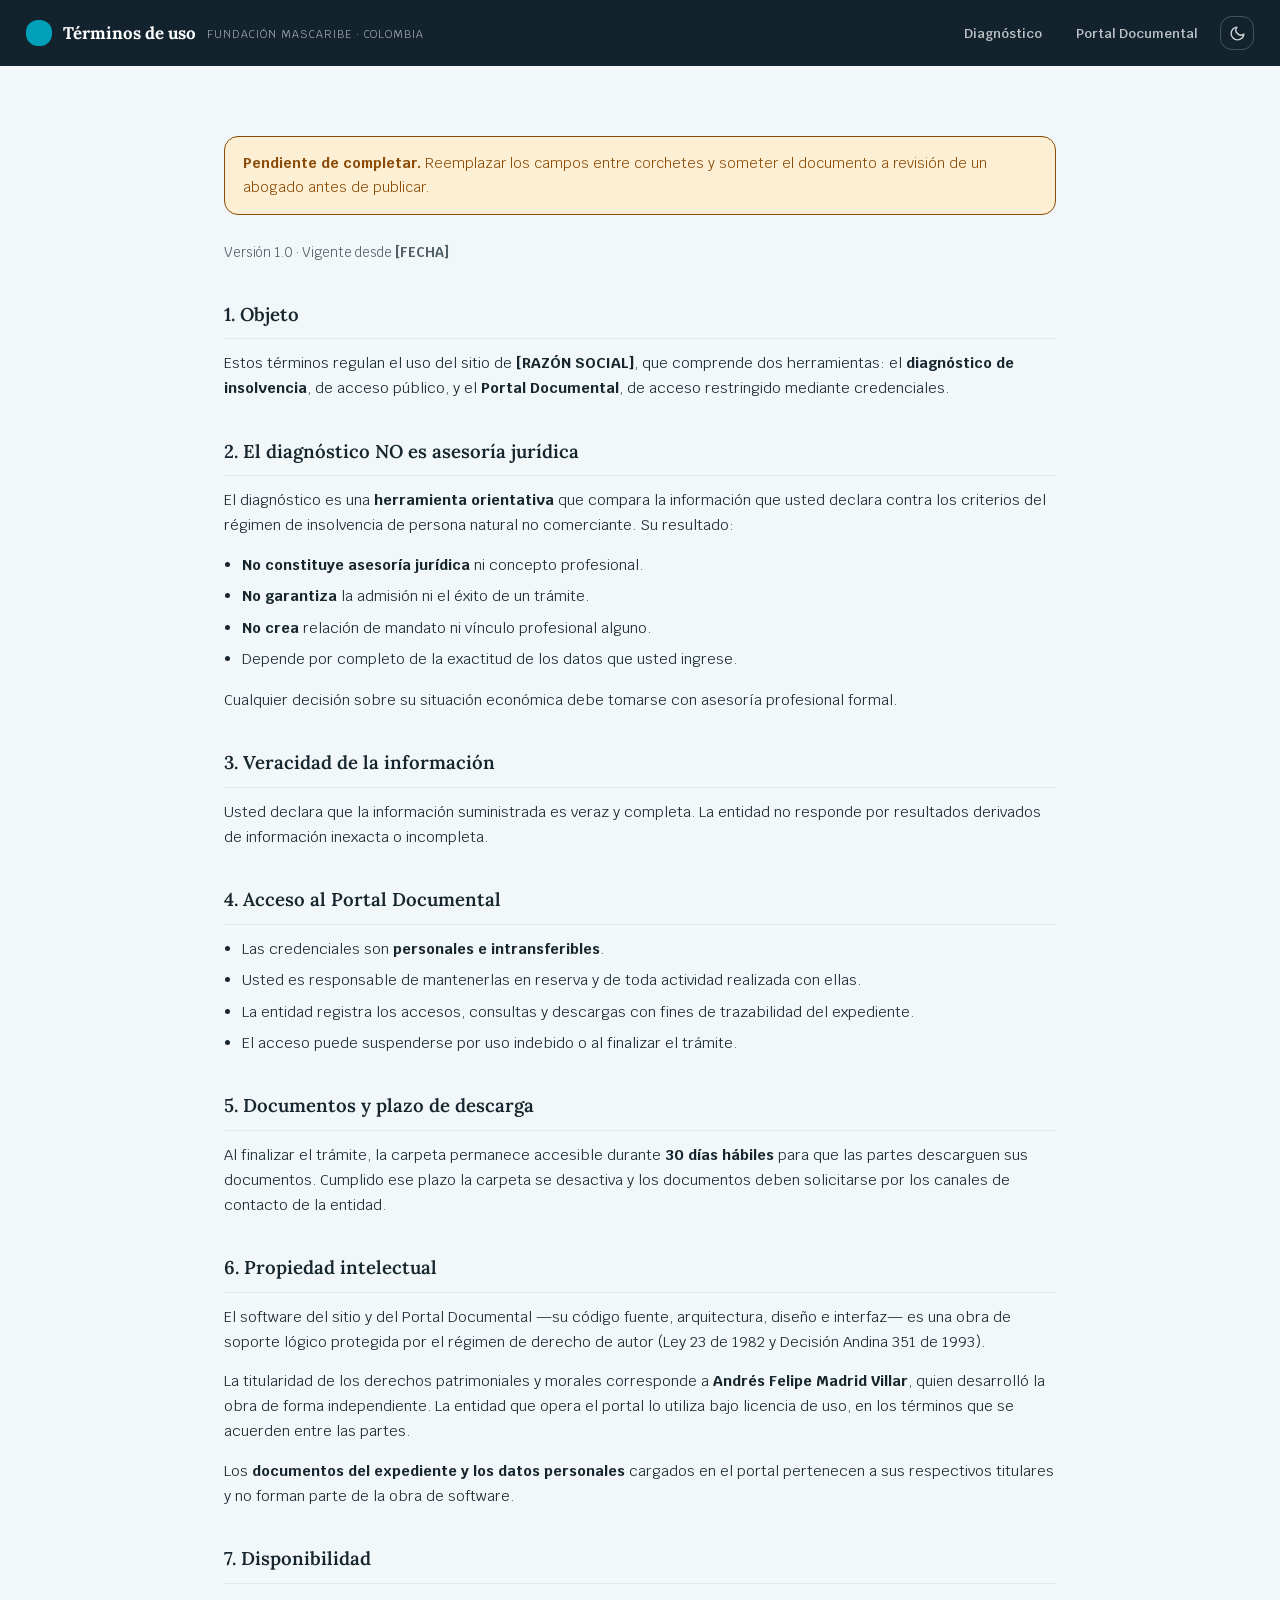
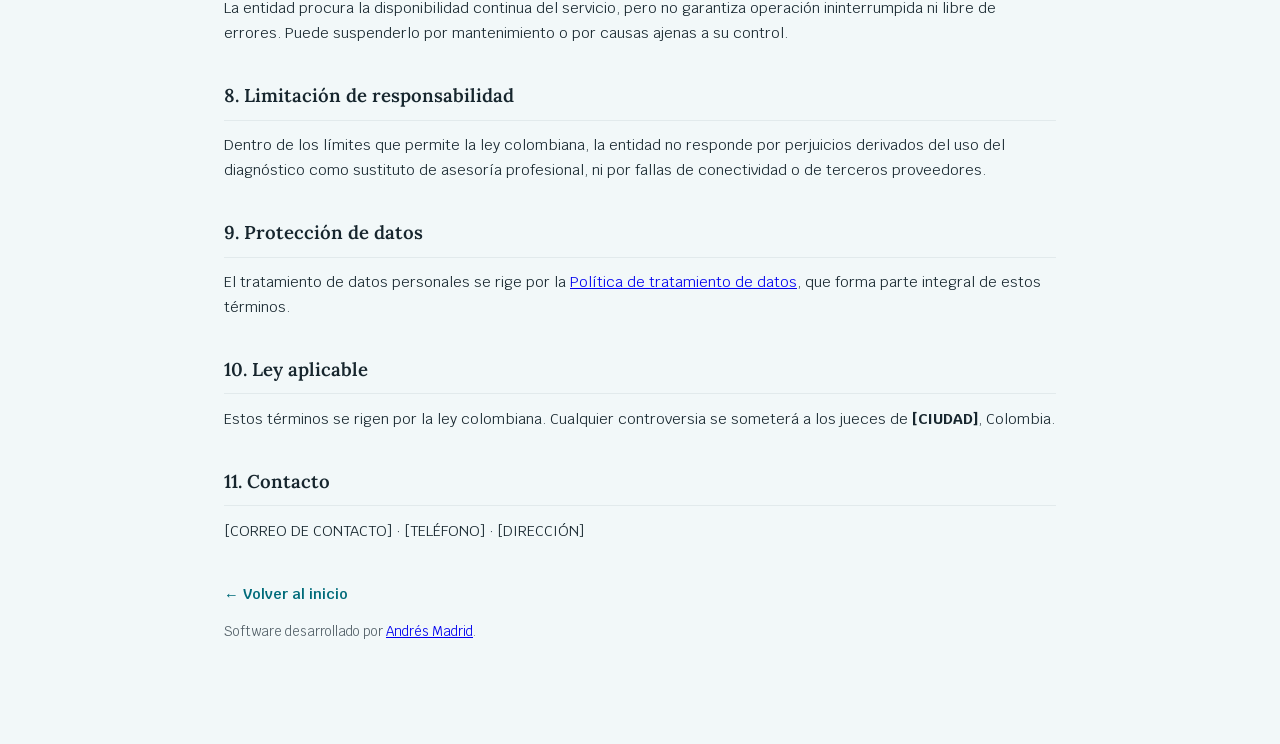
<file: portal/terminos.html>
<!DOCTYPE html>
<html lang="es">
<head>
<meta charset="UTF-8">
<meta name="viewport" content="width=device-width, initial-scale=1.0">
    <link rel="icon" href="data:image/svg+xml,%3Csvg xmlns='http://www.w3.org/2000/svg' viewBox='0 0 32 32'%3E%3Crect width='32' height='32' rx='7' fill='%2300A1B8'/%3E%3Cpath d='M7 10.5a1.5 1.5 0 0 1 1.5-1.5h4l2 2.5h9a1.5 1.5 0 0 1 1.5 1.5v9A1.5 1.5 0 0 1 23.5 23h-15A1.5 1.5 0 0 1 7 21.5z' fill='none' stroke='white' stroke-width='2' stroke-linejoin='round'/%3E%3Cpath d='M12 16.5h8M12 19.5h5' stroke='white' stroke-width='1.8' stroke-linecap='round'/%3E%3C/svg%3E">
<title>Términos de uso | Fundación MASCaribe</title>
<script>(function(){try{if(localStorage.getItem("portal_tema")==="oscuro")document.documentElement.dataset.tema="oscuro";}catch(e){}})();</script>
<meta name="description" content="Términos y condiciones de uso del diagnóstico de insolvencia y del Portal Documental de la Fundación MASCaribe.">
<link rel="preconnect" href="https://fonts.googleapis.com">
<link rel="preconnect" href="https://fonts.gstatic.com" crossorigin>
<link href="https://fonts.googleapis.com/css2?family=Krub:wght@400;500;600;700&family=Lora:wght@600;700&display=swap" rel="stylesheet">
<link rel="stylesheet" href="css/style.css">
<link rel="stylesheet" href="css/sitio.css">
<link rel="stylesheet" href="css/legal.css">
</head>
<body>
  <header class="barra">
    <div class="barra__marca">
      <h1>Términos de uso</h1>
      <small>Fundación MASCaribe · Colombia</small>
    </div>
    <div class="barra__acciones">
      <nav aria-label="Navegación principal">
        <a href="diagnostico.html">Diagnóstico</a>
        <a href="index.html">Portal Documental</a>
      </nav>
      <button class="tema-boton" id="btn-tema" type="button" aria-label="Cambiar de tema"></button>
    </div>
  </header>

  <article class="legal">

    <div class="legal__aviso">
      <strong>Pendiente de completar.</strong> Reemplazar los campos entre
      corchetes y someter el documento a revisión de un abogado antes de publicar.
    </div>

    <p class="legal__fecha">Versión 1.0 · Vigente desde <strong>[FECHA]</strong></p>

    <h2>1. Objeto</h2>
    <p>Estos términos regulan el uso del sitio de <strong>[RAZÓN SOCIAL]</strong>,
       que comprende dos herramientas: el <strong>diagnóstico de insolvencia</strong>,
       de acceso público, y el <strong>Portal Documental</strong>, de acceso
       restringido mediante credenciales.</p>

    <h2>2. El diagnóstico NO es asesoría jurídica</h2>
    <p>El diagnóstico es una <strong>herramienta orientativa</strong> que compara la
       información que usted declara contra los criterios del régimen de insolvencia
       de persona natural no comerciante. Su resultado:</p>
    <ul>
      <li><strong>No constituye asesoría jurídica</strong> ni concepto profesional.</li>
      <li><strong>No garantiza</strong> la admisión ni el éxito de un trámite.</li>
      <li><strong>No crea</strong> relación de mandato ni vínculo profesional alguno.</li>
      <li>Depende por completo de la exactitud de los datos que usted ingrese.</li>
    </ul>
    <p>Cualquier decisión sobre su situación económica debe tomarse con asesoría
       profesional formal.</p>

    <h2>3. Veracidad de la información</h2>
    <p>Usted declara que la información suministrada es veraz y completa. La entidad
       no responde por resultados derivados de información inexacta o incompleta.</p>

    <h2>4. Acceso al Portal Documental</h2>
    <ul>
      <li>Las credenciales son <strong>personales e intransferibles</strong>.</li>
      <li>Usted es responsable de mantenerlas en reserva y de toda actividad
          realizada con ellas.</li>
      <li>La entidad registra los accesos, consultas y descargas con fines de
          trazabilidad del expediente.</li>
      <li>El acceso puede suspenderse por uso indebido o al finalizar el trámite.</li>
    </ul>

    <h2>5. Documentos y plazo de descarga</h2>
    <p>Al finalizar el trámite, la carpeta permanece accesible durante
       <strong>30 días hábiles</strong> para que las partes descarguen sus documentos.
       Cumplido ese plazo la carpeta se desactiva y los documentos deben solicitarse
       por los canales de contacto de la entidad.</p>

    <h2>6. Propiedad intelectual</h2>
    <p>El software del sitio y del Portal Documental —su código fuente, arquitectura,
       diseño e interfaz— es una obra de soporte lógico protegida por el régimen de
       derecho de autor (Ley 23 de 1982 y Decisión Andina 351 de 1993).</p>
    <p>La titularidad de los derechos patrimoniales y morales corresponde a
       <strong>Andrés Felipe Madrid Villar</strong>, quien desarrolló la obra de
       forma independiente. La entidad que opera el portal lo utiliza bajo
       licencia de uso, en los términos que se acuerden entre las partes.</p>
    <p>Los <strong>documentos del expediente y los datos personales</strong>
       cargados en el portal pertenecen a sus respectivos titulares y no forman
       parte de la obra de software.</p>

    <h2>7. Disponibilidad</h2>
    <p>La entidad procura la disponibilidad continua del servicio, pero no garantiza
       operación ininterrumpida ni libre de errores. Puede suspenderlo por
       mantenimiento o por causas ajenas a su control.</p>

    <h2>8. Limitación de responsabilidad</h2>
    <p>Dentro de los límites que permite la ley colombiana, la entidad no responde
       por perjuicios derivados del uso del diagnóstico como sustituto de asesoría
       profesional, ni por fallas de conectividad o de terceros proveedores.</p>

    <h2>9. Protección de datos</h2>
    <p>El tratamiento de datos personales se rige por la
       <a href="privacidad.html">Política de tratamiento de datos</a>, que forma
       parte integral de estos términos.</p>

    <h2>10. Ley aplicable</h2>
    <p>Estos términos se rigen por la ley colombiana. Cualquier controversia se
       someterá a los jueces de <strong>[CIUDAD]</strong>, Colombia.</p>

    <h2>11. Contacto</h2>
    <p>[CORREO DE CONTACTO] · [TELÉFONO] · [DIRECCIÓN]</p>

    <p class="legal__volver"><a href="diagnostico.html">&larr; Volver al inicio</a></p>
    <p class="legal__fecha">Software desarrollado por <a href="https://andresmadrid.vercel.app" target="_blank" rel="noopener noreferrer">Andrés Madrid</a>.</p>
  </article>

<script src="js/legal.js"></script>
</body>
</html>
</file>
<file: portal/css/style.css>
:root{
    --cian:#00A1B8; --cian-osc:#00889C; --cian-prof:#006B7A;
    --naranja:#FA9B02; --naranja-osc:#D98500;
    --tinta:#17262E; --gris:#536068; --fondo:#F2F8F9; --blanco:#fff;
    --borde:#E2EAEC; --verde:#157039; --verde-suave:#DDF3E4; --verde-borde:#B7E3C6;
    --ambar:#8A4B08; --ambar-suave:#FCEFD3; --rojo:#B42318;
    --sombra:0 10px 24px rgba(0,64,74,.12), 0 2px 8px rgba(0,64,74,.08);
    --curva:cubic-bezier(.16,1,.3,1);
    --titulos:'Lora', Georgia, serif; --texto:'Krub', Arial, sans-serif;
  }
  *{ box-sizing:border-box; margin:0; padding:0; }
  body{
    font-family:var(--texto); color:var(--tinta); background:var(--fondo);
    min-height:100vh; display:flex; flex-direction:column; align-items:center;
    padding:2.4rem 1.4rem; font-size:16px;
  }
  .barra{
    align-self:stretch; margin:-2.4rem -1.4rem 2rem;
    background:#15242C; color:#fff; padding:1.1rem 2rem;
    display:flex; align-items:center; justify-content:space-between; gap:1.2rem; flex-wrap:wrap;
    border-bottom:3px solid var(--cian-prof);
  }
  .barra__marca h1{ font-family:var(--titulos); font-size:1.32rem; color:#fff; line-height:1.2; letter-spacing:.01em; }
  .barra__marca small{ display:block; opacity:.6; font-size:.75rem; margin-top:.18rem; text-transform:uppercase; letter-spacing:.09em; }
  .barra nav{ display:flex; gap:.35rem; flex-wrap:wrap; }
  .barra nav a{
    color:rgba(255,255,255,.72); text-decoration:none; font-weight:600; font-size:.9rem;
    padding:.5rem 1rem; border-radius:.6rem; transition:all .18s var(--curva);
  }
  .barra nav a:hover{ color:#fff; background:rgba(255,255,255,.08); }
  .barra nav a.activo{ color:#fff; background:rgba(255,255,255,.13); }
  .tarjeta{
    background:var(--blanco); border-radius:1.4rem; box-shadow:var(--sombra);
    width:100%; max-width:680px; padding:2.2rem; overflow:hidden;
  }
  /* Progreso */
  .progreso{ margin-bottom:1.8rem; }
  .progreso__barra{ height:8px; background:var(--borde); border-radius:999px; overflow:hidden; }
  .progreso__fill{
    height:100%; width:0%; border-radius:999px;
    background:var(--cian-prof);
    transition:width .4s var(--curva);
  }
  .progreso__txt{ margin-top:.6rem; font-size:.85rem; color:var(--gris); text-align:right; }
  /* Pasos */
  .paso{ animation:aparecer .35s var(--curva) backwards; }
  @keyframes aparecer{ from{ opacity:0; transform:translateY(10px); } to{ opacity:1; transform:none; } }
  .paso__num{ color:var(--cian-prof); font-weight:700; font-size:.8rem; text-transform:uppercase; letter-spacing:.05em; }
  .paso__preg{ font-family:var(--titulos); font-size:1.35rem; margin:.4rem 0 .7rem; line-height:1.35; }
  .paso__ayuda{ color:var(--gris); font-size:.95rem; margin-bottom:1.4rem; line-height:1.5; }
  /* Botones */
  .btn{
    padding:.8rem 1.6rem; border-radius:.9rem; border:none; font:inherit; font-weight:600;
    cursor:pointer; transition:all .18s var(--curva);
  }
  .btn--fantasma{ background:transparent; color:var(--gris); }
  .btn--fantasma:hover{ color:var(--tinta); }
  .btn--primario{ background:var(--cian); color:#fff; }
  .btn--primario:hover{ background:var(--cian-osc); }
  .btn--primario:disabled{ background:var(--borde); color:#9aa7ad; cursor:not-allowed; }
  .btn[hidden]{ display:none; }
  .navegacion{ margin-top:1.8rem; display:flex; justify-content:space-between; align-items:center; gap:1rem; }
  /* Perfil (selección única) */
  .opciones{ display:flex; gap:1rem; flex-wrap:wrap; }
  .opcion{
    flex:1; min-width:220px; padding:1.2rem; border:2px solid var(--borde); border-radius:1rem;
    background:var(--blanco); color:var(--tinta); font:inherit; font-weight:600; font-size:1.02rem;
    cursor:pointer; transition:all .18s var(--curva); text-align:left;
  }
  .opcion small{ display:block; font-weight:400; color:var(--gris); font-size:.85rem; margin-top:.3rem; }
  .opcion:hover{ border-color:var(--cian); background:var(--fondo); }
  .opcion.activa{ border-color:var(--cian); background:var(--fondo); box-shadow:0 0 0 3px rgba(0,161,184,.15); }
  /* Toggle segmentado (Valor neto / Detallado) */
  .toggle{ display:inline-flex; background:var(--fondo); border:1px solid var(--borde); border-radius:.8rem; padding:.25rem; margin-bottom:1.2rem; }
  .toggle button{
    border:none; background:transparent; font:inherit; font-weight:600; font-size:.9rem;
    padding:.5rem 1rem; border-radius:.6rem; cursor:pointer; color:var(--gris); transition:all .18s var(--curva);
  }
  .toggle button.activo{ background:var(--blanco); color:var(--cian-prof); box-shadow:0 1px 3px rgba(0,0,0,.08); }
  /* Filas dinámicas */
  .filas{ display:flex; flex-direction:column; gap:.7rem; margin-bottom:1rem; }
  .fila{ display:flex; gap:.6rem; align-items:stretch; }
  .fila input, .fila select, .campo-neto input{
    width:100%; padding:.75rem .9rem; border:1.5px solid var(--borde); border-radius:.7rem;
    font:inherit; color:var(--tinta); background:var(--blanco); transition:border-color .15s;
  }
  .fila input:focus, .fila select:focus, .campo-neto input:focus{ outline:none; border-color:var(--cian); }
  .fila input.error, .campo-neto input.error{ border-color:var(--rojo); background:#FEF3F2; }
  .aviso{ color:var(--rojo); font-size:.9rem; margin-top:1rem; font-weight:600; }
  .aviso[hidden]{ display:none; }
  .fila .desc{ flex:2; } .fila .monto{ flex:1; min-width:110px; } .fila .mora{ flex:.9; min-width:96px; }
  .fila .quitar{
    flex:0 0 44px; border:1.5px solid var(--borde); background:var(--blanco); border-radius:.7rem;
    cursor:pointer; color:var(--gris); font-size:1.1rem; line-height:1; transition:all .15s;
  }
  .fila .quitar:hover{ border-color:var(--rojo); color:var(--rojo); }
  .btn-add{
    align-self:flex-start; background:var(--blanco); border:1.5px dashed var(--cian); color:var(--cian-prof);
    padding:.6rem 1.1rem; border-radius:.7rem; font:inherit; font-weight:600; cursor:pointer; transition:all .15s;
  }
  .btn-add:hover{ background:var(--fondo); }
  .campo-neto label{ display:block; font-weight:600; margin-bottom:.4rem; font-size:.95rem; }
  /* Barras de total / balance */
  .total{
    display:flex; justify-content:space-between; align-items:center;
    background:var(--fondo); border-radius:.8rem; padding:.9rem 1.1rem; margin-top:.4rem; font-weight:600;
  }
  .total strong{ font-size:1.05rem; }
  .balance{ background:var(--verde-suave); border:1px solid var(--verde-borde); margin-top:.7rem; }
  .balance.neg{ background:var(--ambar-suave); border-color:#F0D9A8; }
  .balance .val{ color:var(--verde); }
  .balance.neg .val{ color:var(--ambar); }
  /* Resultado */
  .resultado{ text-align:center; animation:aparecer .4s var(--curva) backwards; }
  .resultado__ico{ width:5.4rem; height:5.4rem; border-radius:50%; margin:0 auto 1.1rem; display:flex; align-items:center; justify-content:center; }
  .resultado--exito .resultado__ico{ background:var(--verde-suave); }
  .resultado--info .resultado__ico{ background:var(--ambar-suave); }
  .resultado__ico svg{ width:2.7rem; height:2.7rem; }
  .resultado h2{ font-family:var(--titulos); font-size:1.55rem; margin-bottom:.7rem; }
  .resultado--exito h2{ color:var(--verde); }
  .resultado--info h2{ color:var(--ambar); }
  .resultado p{ color:var(--gris); line-height:1.55; margin-bottom:1rem; }
  .criterios{ text-align:left; background:var(--fondo); border-radius:.9rem; padding:1rem 1.2rem; margin:1.2rem 0; }
  .criterios li{ list-style:none; display:flex; gap:.6rem; align-items:flex-start; padding:.35rem 0; font-size:.92rem; }
  .criterios .ic{ flex:0 0 auto; margin-top:.1rem; }
  .criterios .ok{ color:var(--verde); } .criterios .no{ color:var(--rojo); }
  /* Captura de datos */
  .lead{ text-align:left; margin-top:1.4rem; }
  .lead h3{ font-family:var(--titulos); font-size:1.15rem; margin-bottom:.3rem; }
  .lead p.sub{ color:var(--gris); font-size:.9rem; margin-bottom:1rem; }
  .lead .campo{ margin-bottom:.8rem; }
  .lead label{ display:block; font-weight:600; font-size:.9rem; margin-bottom:.35rem; }
  .lead input{ width:100%; padding:.75rem .9rem; border:1.5px solid var(--borde); border-radius:.7rem; font:inherit; }
  .lead input:focus{ outline:none; border-color:var(--cian); }
  .lead input.error{ border-color:var(--rojo); }
  .resultado__acciones{ margin-top:1.6rem; display:flex; flex-direction:column; gap:.7rem; align-items:center; }
  .acciones-cta{ display:flex; gap:.8rem; flex-wrap:wrap; justify-content:center; width:100%; }
  .acciones-cta .btn{ flex:1; min-width:200px; }
  .enlace-sec{ color:var(--cian); text-decoration:underline; background:none; border:none; font:inherit; cursor:pointer; }
  .pie{ margin-top:1.6rem; color:var(--gris); font-size:.8rem; text-align:center; max-width:680px; }
  .pie a{ color:var(--cian); }

  /* Modal de consentimiento */
  .overlay{
    position:fixed; inset:0; background:rgba(9,32,38,.55); backdrop-filter:blur(3px);
    display:flex; align-items:center; justify-content:center; padding:1.2rem; z-index:1000;
    animation:aparecer .25s var(--curva);
  }
  .overlay[hidden]{ display:none; }
  .modal{
    background:var(--blanco); border-radius:1.3rem; box-shadow:var(--sombra);
    width:100%; max-width:620px; max-height:92vh; display:flex; flex-direction:column; overflow:hidden;
  }
  .modal__cab{ padding:1.6rem 1.8rem 1rem; border-bottom:1px solid var(--borde); }
  .modal__cab h2{ font-family:var(--titulos); color:var(--cian-prof); font-size:1.4rem; }
  .modal__cab p{ color:var(--gris); font-size:.9rem; margin-top:.3rem; }
  .modal__cuerpo{ padding:1.2rem 1.8rem; overflow-y:auto; font-size:.92rem; line-height:1.6; color:var(--tinta); }
  .modal__cuerpo h3{ font-size:1rem; margin:1.1rem 0 .4rem; color:var(--cian-prof); font-family:var(--texto); }
  .modal__cuerpo h3:first-child{ margin-top:0; }
  .modal__cuerpo p{ margin-bottom:.6rem; color:var(--gris); }
  .modal__cuerpo strong{ color:var(--tinta); }
  .confidencial{
    background:var(--verde-suave); border:1px solid var(--verde-borde); border-radius:.8rem;
    padding:.9rem 1.1rem; margin:1rem 0; color:var(--tinta);
  }
  .modal__pie{ padding:1.2rem 1.8rem 1.6rem; border-top:1px solid var(--borde); background:var(--fondo); }
  .check{ display:flex; gap:.7rem; align-items:flex-start; margin-bottom:1rem; cursor:pointer; font-size:.92rem; }
  .check input{ margin-top:.2rem; width:1.15rem; height:1.15rem; accent-color:var(--cian); flex:0 0 auto; cursor:pointer; }
  .modal__pie .btn--primario{ width:100%; }

  @media (max-width:560px){
    .tarjeta{ padding:1.5rem; } .fila{ flex-wrap:wrap; }
    .fila .desc, .fila .monto, .fila .mora{ flex:1 1 100%; min-width:0; }
    .fila .quitar{ flex:1 1 100%; height:44px; }
  }
</file>
<file: portal/css/sitio.css>
/* ============================================================
   SITIO PRINCIPAL — mismo lenguaje visual que el portal
   ============================================================
   Se carga DESPUÉS de style.css. Lleva el diagnóstico público a
   la misma escala, formas y tema claro/oscuro del Portal
   Documental, sin cambiar su lógica ni su paleta de marca.

   Aquí 1rem = 16px (style.css no reduce la raíz, a diferencia
   de portal.css). Los valores van en rem tal cual.
   ============================================================ */

/* ---- Tema oscuro: mismos valores que el portal ---- */
:root{
    --superficie: var(--blanco);
    --superficie-2: #EDF4F4;
    --navy-900: #13232E;
    --azul-claro: #A8E4EE;
}
html[data-tema="oscuro"]{
    --tinta: #EAF1F4;
    --gris: #AEC0C8;
    --fondo: #0D171C;
    --blanco: #18272F;
    --superficie: #18272F;
    --superficie-2: #213440;
    --borde: #38505C;
    --navy-900: #0A171E;
    --azul-claro: #8FCAD6;
    --verde-suave: #14361F;
    --verde-borde: #1E5233;
    --ambar-suave: #3A2A0C;
    --sombra: 0 10px 24px rgba(0,0,0,.5), 0 2px 8px rgba(0,0,0,.35);
    color-scheme: dark;
}
html[data-tema="oscuro"] body{ background: var(--fondo); color: var(--tinta); }

/* ---- Barra superior: chrome oscuro como el portal ---- */
.barra{
    background: var(--navy-900);
    border-bottom: none;
    padding: 1rem 1.6rem;
    gap: 1rem;
}
.barra__marca{ display: flex; align-items: center; gap: .7rem; }
/* Cuadro cian de la marca, igual que en el portal */
.barra__marca::before{
    content: '';
    width: 26px; height: 26px;
    flex: 0 0 auto;
    border-radius: 12px;
    background: var(--cian);
}
.barra__marca h1{ font-size: 1.06rem; letter-spacing: 0; }
.barra__marca small{ font-size: .68rem; }
.barra nav a{
    font-size: .82rem;
    padding: .45rem .9rem;
    border-radius: 12px;
}

/* Interruptor de tema, a la derecha de la navegación */
.barra__acciones{ display: flex; align-items: center; gap: .5rem; }
.tema-boton{
    width: 34px; height: 34px;
    display: inline-flex;
    align-items: center;
    justify-content: center;
    border: 1px solid rgba(255,255,255,.22);
    border-radius: 12px;
    background: transparent;
    color: rgba(255,255,255,.8);
    cursor: pointer;
    transition: all .18s var(--curva);
}
.tema-boton:hover{ background: rgba(255,255,255,.1); color: #fff; }
.tema-boton svg{ width: 17px; height: 17px; }

/* ---- Tarjeta: borde en vez de sombra pesada ---- */
.tarjeta{
    background: var(--superficie);
    border: 1px solid var(--borde);
    border-radius: 22px;
    box-shadow: none;
    padding: 2rem;
}

/* ---- Escala tipográfica del portal ---- */
.paso__num{ font-size: .63rem; letter-spacing: .09em; }
.paso__preg{ font-size: 1.32rem; }
.paso__ayuda{ font-size: .84rem; }

/* ---- Controles a la altura del portal ---- */
.btn{
    min-height: 2.75rem;
    padding: .55rem 1.2rem;
    font-size: .84rem;
    border-radius: 14px;
}
.fila input, .fila select, .campo-neto input, .lead input{
    min-height: 2.75rem;
    padding: .55rem .85rem;
    font-size: .84rem;
    border-radius: 14px;
    background: var(--superficie);
    color: var(--tinta);
}
.fila .quitar{ border-radius: 12px; }
.btn-add{ border-radius: 14px; font-size: .82rem; }
.opcion{ border-radius: 16px; }
.toggle{ border-radius: 14px; }
.toggle button{ border-radius: 11px; font-size: .8rem; }

/* ---- Barras de totales y resultado ---- */
.total{ border-radius: 14px; background: var(--superficie-2); font-size: .88rem; }
.criterios{ border-radius: 16px; background: var(--superficie-2); }
.resultado__ico{ width: 4.6rem; height: 4.6rem; }
.resultado h2{ font-size: 1.4rem; }
.resultado p{ font-size: .88rem; }

/* ---- Modal de privacidad ---- */
.modal{ border-radius: 20px; background: var(--superficie); }
.modal__cab, .modal__pie{ background: var(--superficie-2); }
.confidencial{ border-radius: 14px; }

/* ============================================================
   PIE DE PÁGINA — avisos legales y crédito de autoría
   ============================================================ */
.pie-sitio{
    align-self: stretch;
    margin: 3rem -1.4rem -2.4rem;
    padding: 2.2rem 1.6rem 1.8rem;
    background: var(--navy-900);
    color: var(--azul-claro);
    font-size: .8rem;
    line-height: 1.6;
}
.pie-sitio__caja{
    max-width: 68rem;
    margin: 0 auto;
    display: grid;
    grid-template-columns: 1.4fr 1fr 1fr;
    gap: 2rem;
}
.pie-sitio h4{
    font-family: var(--titulos);
    font-size: .92rem;
    color: #fff;
    margin-bottom: .7rem;
    font-weight: 600;
}
.pie-sitio p{ color: var(--azul-claro); margin-bottom: .5rem; }
.pie-sitio ul{ list-style: none; }
.pie-sitio li{ margin-bottom: .4rem; }
.pie-sitio a{ color: var(--azul-claro); text-decoration: none; }
.pie-sitio a:hover{ color: #fff; text-decoration: underline; }
.pie-sitio__linea{
    max-width: 68rem;
    margin: 1.6rem auto 0;
    padding-top: 1.1rem;
    border-top: 1px solid rgba(255,255,255,.14);
    display: flex;
    justify-content: space-between;
    gap: 1rem;
    flex-wrap: wrap;
    font-size: .74rem;
    opacity: .85;
}

@media (max-width: 720px){
    .pie-sitio__caja{ grid-template-columns: 1fr; gap: 1.4rem; }
    .barra__marca h1{ font-size: .95rem; }
}
</file>
<file: portal/css/legal.css>
/* ============================================================
   PÁGINAS LEGALES — política de datos y términos de uso
   ============================================================
   Documentos largos: columna estrecha, buen interlineado y
   jerarquía clara. Hereda tokens de style.css + sitio.css.
   ============================================================ */
.legal{
    width: 100%;
    max-width: 52rem;
    margin: 0 auto;
    padding: 2.4rem 0 3rem;
    color: var(--tinta);
    line-height: 1.7;
    font-size: .92rem;
}
.legal h2{
    font-family: var(--titulos);
    font-size: 1.16rem;
    font-weight: 600;
    margin: 2.2rem 0 .7rem;
    padding-bottom: .5rem;
    border-bottom: 1px solid var(--borde);
}
.legal h3{
    font-family: var(--texto);
    font-size: .95rem;
    font-weight: 600;
    margin: 1.2rem 0 .4rem;
}
.legal p{ margin-bottom: .9rem; }
.legal ul{ margin: 0 0 1rem 1.1rem; }
.legal li{ margin-bottom: .4rem; }
.legal code{
    font-family: ui-monospace, Menlo, Consolas, monospace;
    font-size: .84em;
    background: var(--superficie-2);
    padding: .1rem .35rem;
    border-radius: 6px;
}
.legal__fecha{ color: var(--gris); font-size: .84rem; }
.legal__nota{
    background: var(--ambar-suave);
    border-left: 3px solid var(--ambar);
    border-radius: 0 12px 12px 0;
    padding: .8rem 1rem;
    font-size: .86rem;
}
.legal__aviso{
    background: var(--ambar-suave);
    color: var(--ambar);
    border: 1px solid var(--ambar);
    border-radius: 14px;
    padding: .9rem 1.1rem;
    margin-bottom: 1.6rem;
    font-size: .88rem;
}
.legal__tabla{
    width: 100%;
    border-collapse: collapse;
    margin: 0 0 1.2rem;
    font-size: .88rem;
}
.legal__tabla th,
.legal__tabla td{
    text-align: left;
    vertical-align: top;
    padding: .6rem .8rem;
    border-bottom: 1px solid var(--borde);
}
.legal__tabla th{
    width: 34%;
    font-weight: 600;
    color: var(--gris);
    font-size: .84rem;
}
.legal__volver{ margin-top: 2.4rem; }
.legal__volver a{ color: var(--cian-prof); font-weight: 600; text-decoration: none; }
.legal__volver a:hover{ text-decoration: underline; }
html[data-tema="oscuro"] .legal__volver a{ color: var(--cian); }
</file>
